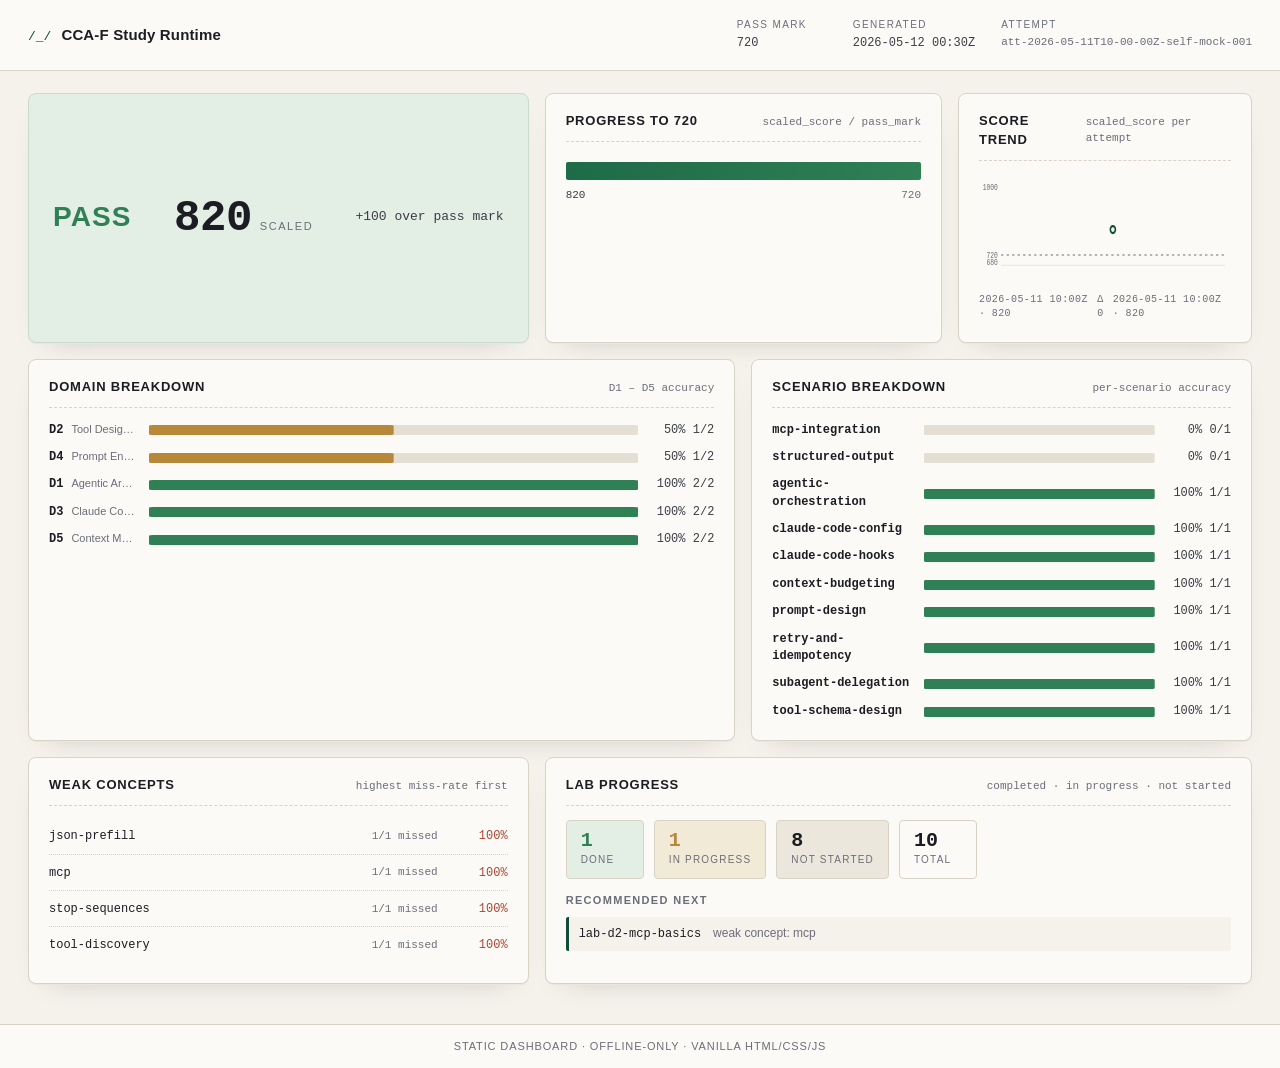
<file: 06-dashboard/static/index.html>
<!DOCTYPE html>
<html lang="en">
<head>
  <meta charset="UTF-8" />
  <meta name="viewport" content="width=device-width, initial-scale=1" />
  <title>CCA-F Study Dashboard</title>
  <link rel="stylesheet" href="style.css" />
</head>
<body>
  <header class="topbar" role="banner">
    <div class="topbar__brand">
      <span class="brand__mark" aria-hidden="true">/_/</span>
      <span class="brand__name">CCA-F Study Runtime</span>
    </div>
    <dl class="topbar__meta" aria-label="dashboard metadata">
      <div class="meta-item">
        <dt>pass mark</dt>
        <dd id="meta-pass-mark">720</dd>
      </div>
      <div class="meta-item">
        <dt>generated</dt>
        <dd id="meta-generated-at">&mdash;</dd>
      </div>
      <div class="meta-item meta-item--muted">
        <dt>attempt</dt>
        <dd id="meta-attempt-id">&mdash;</dd>
      </div>
    </dl>
  </header>

  <main class="grid" id="dashboard-root">
    <section id="pass-banner" class="card card--banner banner banner--unknown" aria-label="pass status">
      <div class="banner__body">
        <p class="banner__verdict">&mdash;</p>
        <p class="banner__score"><span class="banner__score-num">&mdash;</span><span class="banner__score-unit">scaled</span></p>
        <p class="banner__gap">&mdash;</p>
      </div>
    </section>

    <section id="pass-progress" class="card card--progress" aria-label="progress toward 720">
      <header class="card__head">
        <h2>Progress to 720</h2>
        <span class="card__hint">scaled_score / pass_mark</span>
      </header>
      <div class="progress">
        <div class="progress__track">
          <div class="progress__fill" style="width:0%"></div>
          <div class="progress__threshold" style="left:100%" aria-hidden="true"></div>
        </div>
        <div class="progress__labels">
          <span class="progress__current">0</span>
          <span class="progress__target">720</span>
        </div>
      </div>
    </section>

    <section id="score-trend" class="card card--trend" aria-label="score trend over time">
      <header class="card__head">
        <h2>Score trend</h2>
        <span class="card__hint">scaled_score per attempt</span>
      </header>
      <div class="trend">
        <p class="empty empty--hidden">no attempts yet</p>
      </div>
    </section>

    <section id="domain-breakdown" class="card card--domains" aria-label="domain breakdown">
      <header class="card__head">
        <h2>Domain breakdown</h2>
        <span class="card__hint">D1 &ndash; D5 accuracy</span>
      </header>
      <ul class="bars"></ul>
    </section>

    <section id="scenario-breakdown" class="card card--scenarios" aria-label="scenario breakdown">
      <header class="card__head">
        <h2>Scenario breakdown</h2>
        <span class="card__hint">per-scenario accuracy</span>
      </header>
      <ul class="bars bars--scenario"></ul>
    </section>

    <section id="weak-concepts" class="card card--weak" aria-label="weak concepts">
      <header class="card__head">
        <h2>Weak concepts</h2>
        <span class="card__hint">highest miss-rate first</span>
      </header>
      <ul class="weak"></ul>
    </section>

    <section id="lab-progress" class="card card--labs" aria-label="lab progress">
      <header class="card__head">
        <h2>Lab progress</h2>
        <span class="card__hint">completed &middot; in&nbsp;progress &middot; not&nbsp;started</span>
      </header>
      <div class="labs__counts">
        <div class="lab-pill lab-pill--done"><span class="lab-pill__num" data-key="completed">0</span><span class="lab-pill__lbl">done</span></div>
        <div class="lab-pill lab-pill--wip"><span class="lab-pill__num" data-key="in_progress">0</span><span class="lab-pill__lbl">in progress</span></div>
        <div class="lab-pill lab-pill--todo"><span class="lab-pill__num" data-key="not_started">0</span><span class="lab-pill__lbl">not started</span></div>
        <div class="lab-pill lab-pill--total"><span class="lab-pill__num" data-key="total_labs">0</span><span class="lab-pill__lbl">total</span></div>
      </div>
      <div class="labs__recommended">
        <h3 class="labs__subhead">Recommended next</h3>
        <ul class="labs__list"></ul>
      </div>
    </section>
  </main>

  <footer class="footnote" role="contentinfo">
    <p>Static dashboard &middot; offline-only &middot; vanilla HTML/CSS/JS</p>
  </footer>

  <script src="app.js"></script>
</body>
</html>
</file>
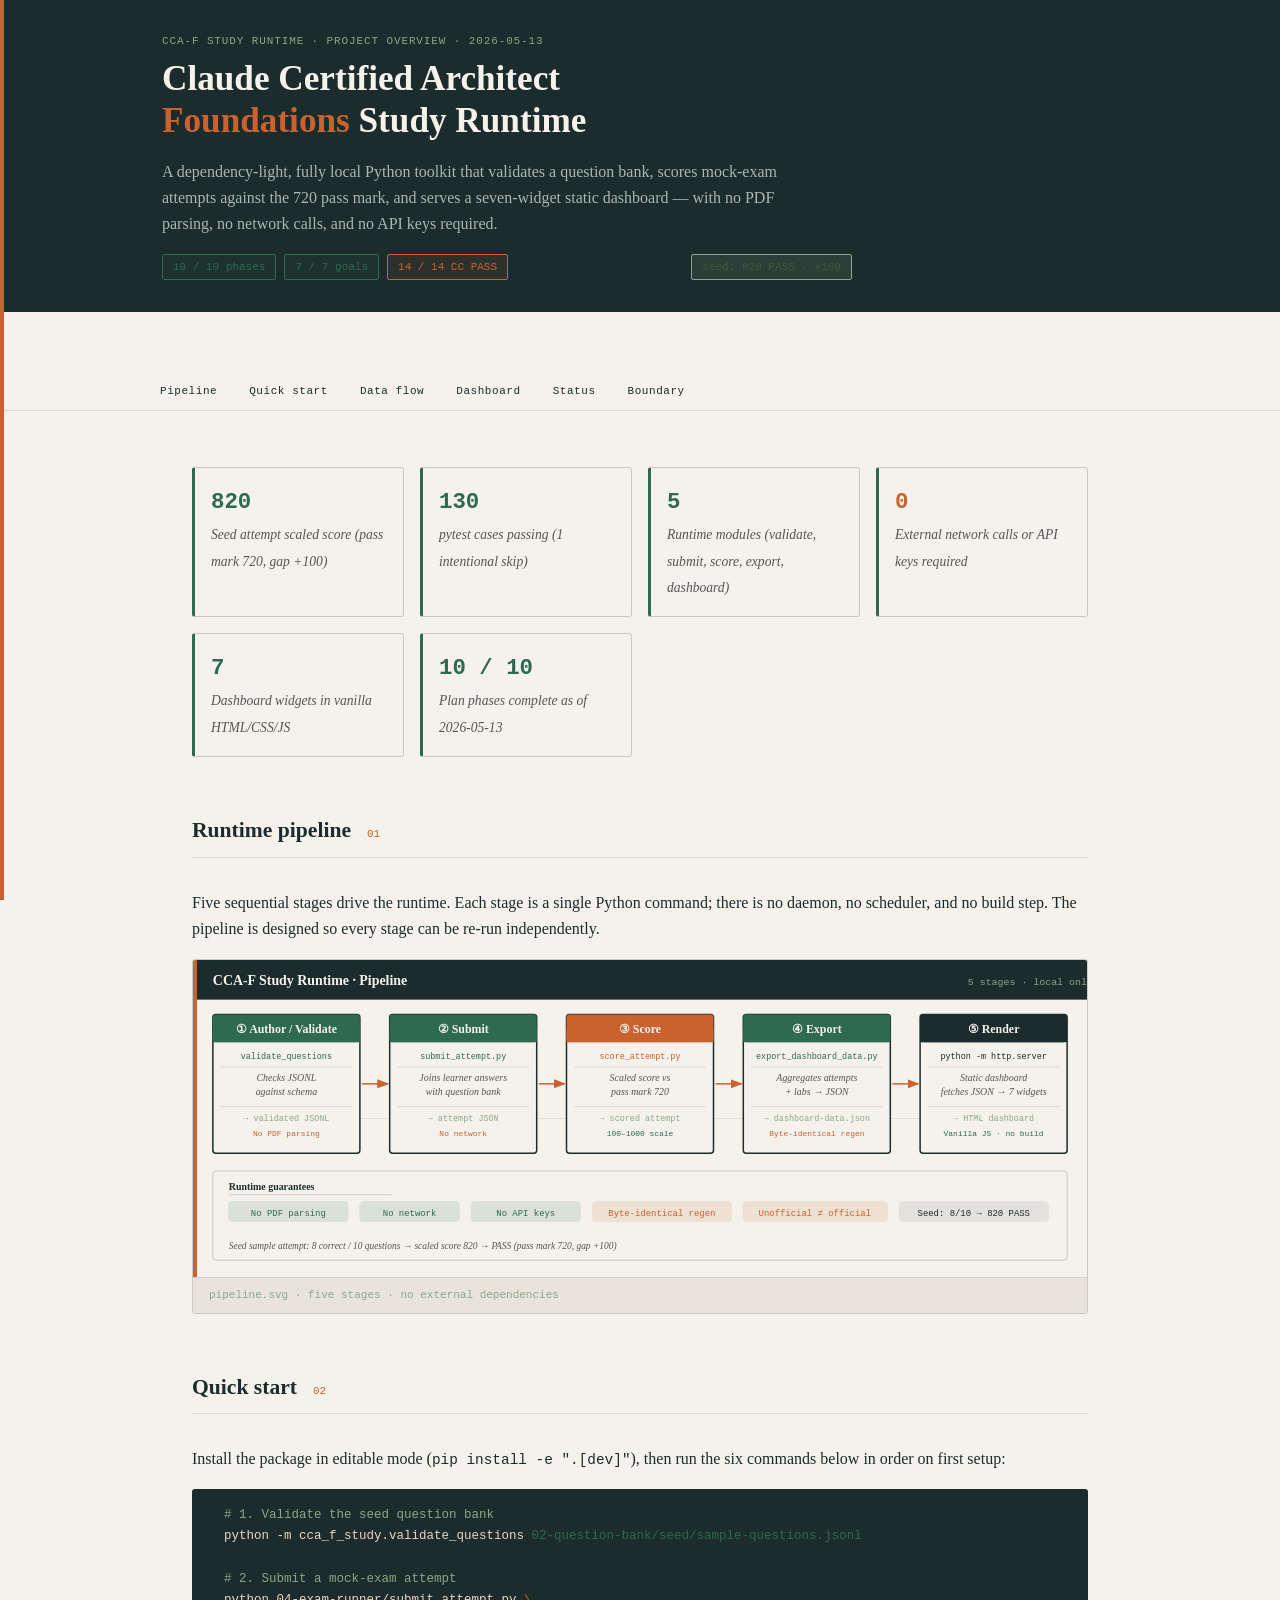
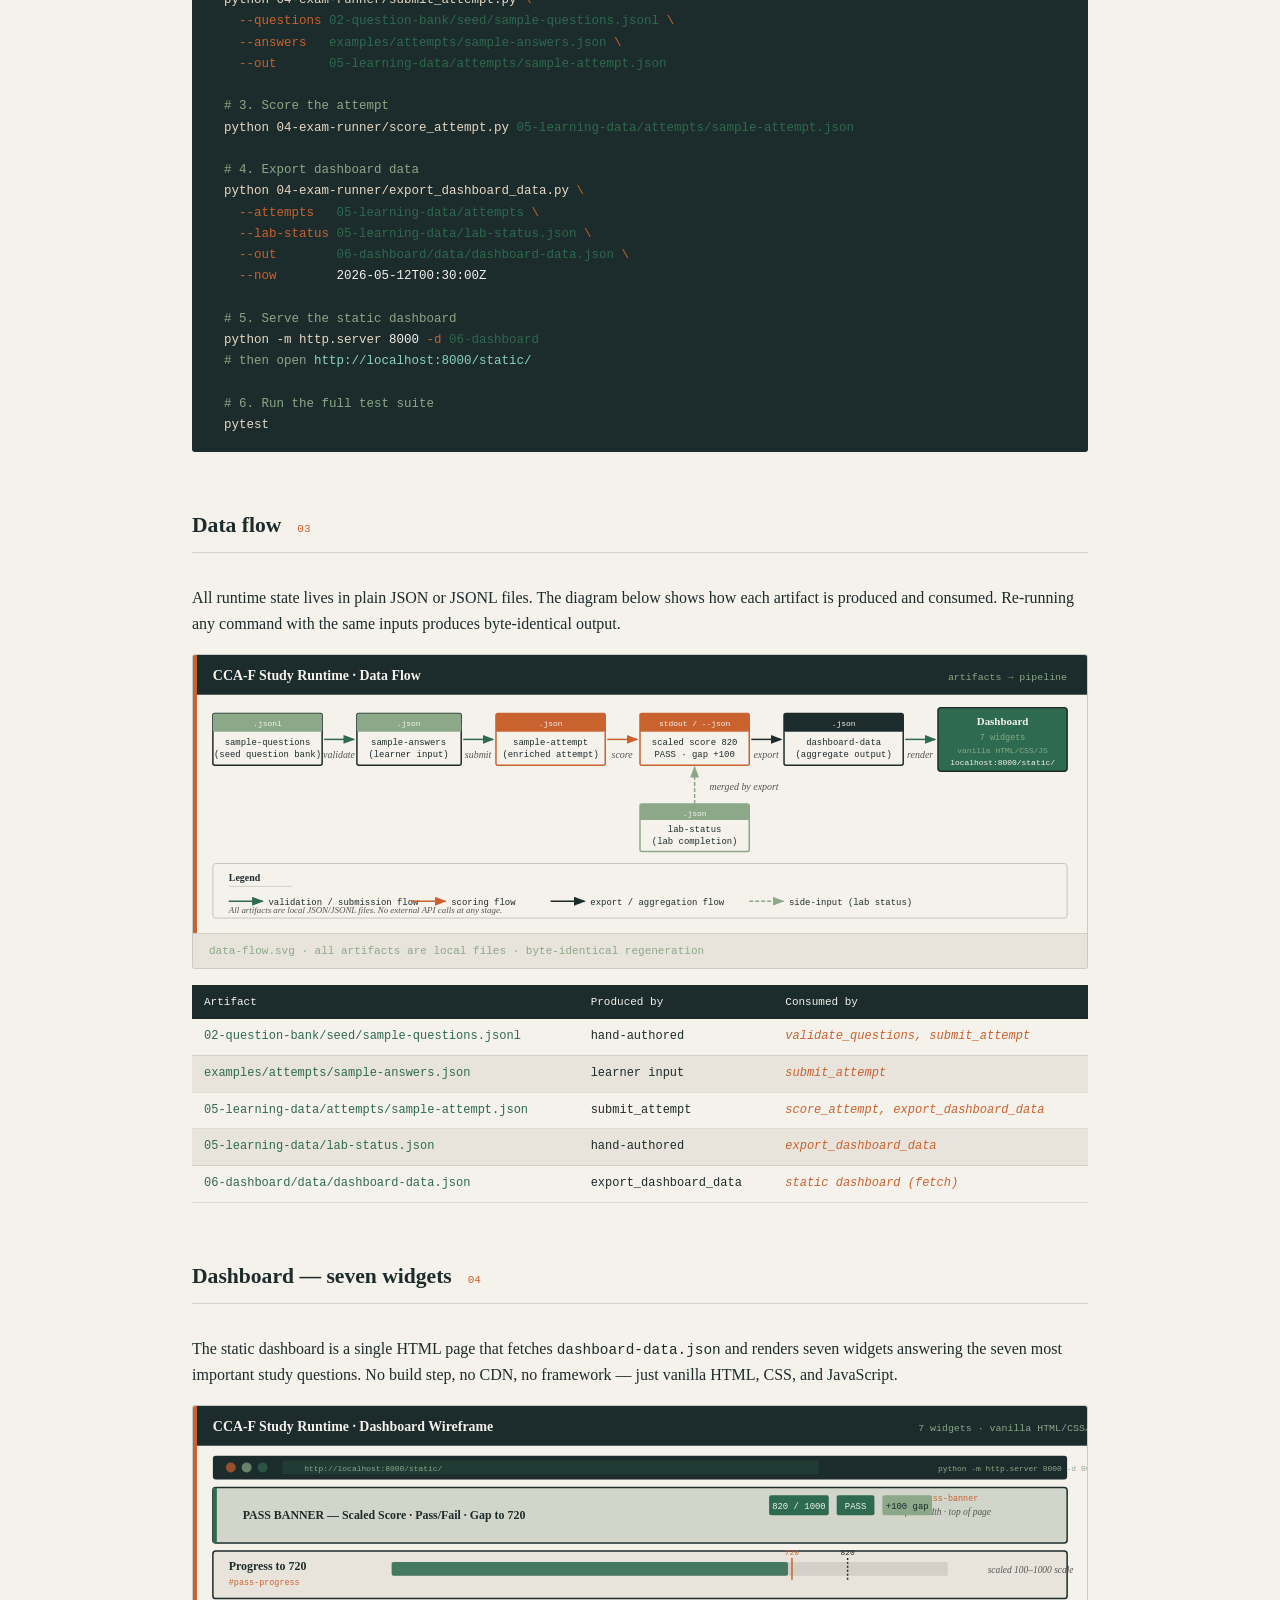
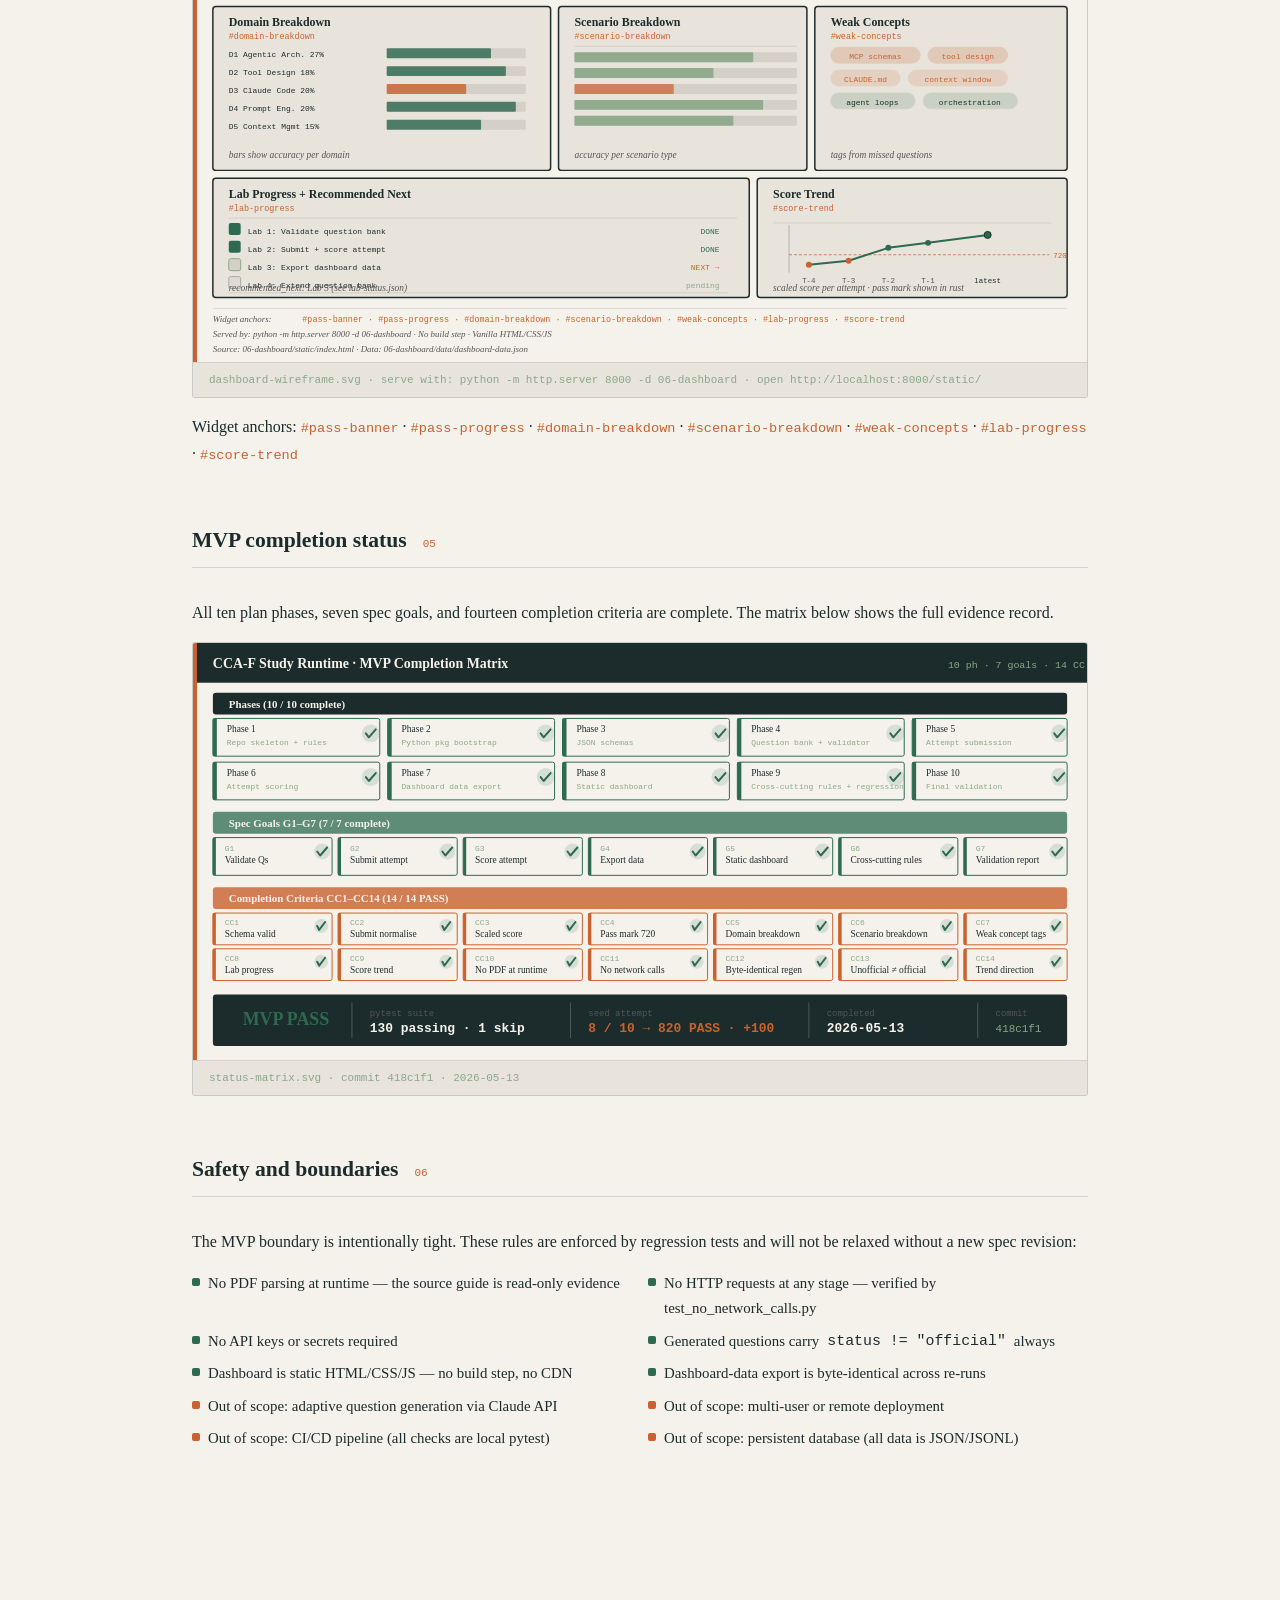
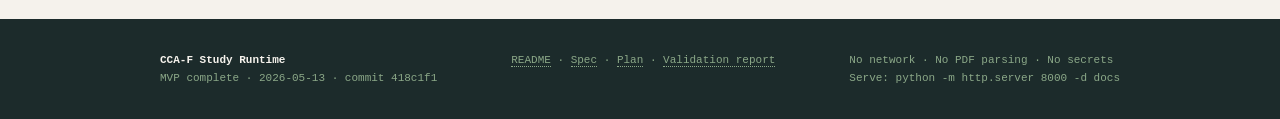
<file: docs/overview.html>
<!DOCTYPE html>
<html lang="en">
<head>
  <meta charset="UTF-8">
  <meta name="viewport" content="width=device-width, initial-scale=1.0">
  <meta name="description" content="CCA-F Study Runtime — a dependency-light local toolkit for the Claude Certified Architect Foundations exam. Validates questions, scores attempts, exports dashboard data, and serves a seven-widget static dashboard with no PDF parsing, no network calls, and no API keys.">
  <title>CCA-F Study Runtime — Project Overview</title>
  <style>
    /* ── Design tokens ── */
    :root {
      --parchment: #F5F2EC;
      --ink:       #1C2B2B;
      --forest:    #2D6A4F;
      --rust:      #C9622F;
      --sage:      #8BA888;
      --mid:       #E8E4DC;
      --gap-xs:    8px;
      --gap-s:     16px;
      --gap-m:     32px;
      --gap-l:     56px;
      --radius:    3px;
      --mono:      'Courier New', 'Courier', monospace;
      --serif:     'Georgia', 'Times New Roman', serif;
    }

    /* ── Reset ── */
    *, *::before, *::after { box-sizing: border-box; margin: 0; padding: 0; }

    html { scroll-behavior: smooth; }

    body {
      background: var(--parchment);
      color: var(--ink);
      font-family: var(--serif);
      font-size: 16px;
      line-height: 1.65;
    }

    /* ── Accent rule ── */
    body::before {
      content: '';
      position: fixed;
      top: 0; left: 0;
      width: 4px; height: 100vh;
      background: var(--rust);
      z-index: 100;
    }

    /* ── Layout ── */
    .container {
      max-width: 960px;
      margin: 0 auto;
      padding: 0 var(--gap-m) var(--gap-l);
    }

    /* ── Header ── */
    header {
      background: var(--ink);
      color: var(--parchment);
      padding: var(--gap-m) var(--gap-m) var(--gap-m) calc(var(--gap-m) + 4px);
      margin-bottom: var(--gap-l);
    }

    header .inner {
      max-width: 960px;
      margin: 0 auto;
    }

    header .eyebrow {
      font-family: var(--mono);
      font-size: 11px;
      color: var(--sage);
      letter-spacing: 0.08em;
      text-transform: uppercase;
      margin-bottom: var(--gap-xs);
    }

    header h1 {
      font-size: 2.2rem;
      font-weight: bold;
      line-height: 1.2;
      margin-bottom: var(--gap-s);
    }

    header h1 span { color: var(--rust); }

    header p {
      font-size: 1rem;
      color: #A8B8B4;
      max-width: 640px;
    }

    /* ── Status row ── */
    .status-row {
      display: flex;
      flex-wrap: wrap;
      gap: var(--gap-xs);
      margin-top: var(--gap-s);
    }

    .badge {
      display: inline-block;
      font-family: var(--mono);
      font-size: 11px;
      padding: 3px 10px;
      border-radius: 2px;
      border: 1px solid;
    }

    .badge-green  { background: rgba(45,106,79,0.1);  border-color: var(--forest); color: var(--forest); }
    .badge-rust   { background: rgba(201,98,47,0.1);  border-color: var(--rust);   color: var(--rust);   }
    .badge-ink    { background: rgba(28,43,43,0.08);  border-color: var(--ink);    color: var(--ink);    }
    .badge-sage   { background: rgba(138,168,136,0.15); border-color: var(--sage); color: #3D5C3B;       }

    /* ── Section headings ── */
    section { margin-bottom: var(--gap-l); }

    .section-header {
      display: flex;
      align-items: baseline;
      gap: var(--gap-s);
      margin-bottom: var(--gap-m);
      padding-bottom: var(--gap-xs);
      border-bottom: 1px solid rgba(28,43,43,0.15);
    }

    .section-header h2 {
      font-size: 1.35rem;
      font-weight: bold;
    }

    .section-header .rule-num {
      font-family: var(--mono);
      font-size: 11px;
      color: var(--rust);
    }

    /* ── SVG frames ── */
    .svg-frame {
      border: 1.5px solid rgba(28,43,43,0.2);
      border-radius: var(--radius);
      overflow: hidden;
      margin-bottom: var(--gap-s);
      background: var(--parchment);
    }

    .svg-frame img,
    .svg-frame object {
      display: block;
      width: 100%;
      height: auto;
    }

    .svg-caption {
      font-family: var(--mono);
      font-size: 11px;
      color: var(--sage);
      padding: var(--gap-xs) var(--gap-s);
      border-top: 1px solid rgba(28,43,43,0.1);
      background: var(--mid);
    }

    /* ── Prose ── */
    p { margin-bottom: var(--gap-s); }

    /* ── Command block ── */
    .cmd-block {
      background: var(--ink);
      border-radius: var(--radius);
      padding: var(--gap-s) var(--gap-m);
      margin: var(--gap-s) 0;
      overflow-x: auto;
    }

    .cmd-block pre {
      font-family: var(--mono);
      font-size: 12.5px;
      line-height: 1.7;
      color: var(--parchment);
      white-space: pre;
    }

    .cmd-block .comment { color: var(--sage); }
    .cmd-block .cmd     { color: #E8D8C4; }
    .cmd-block .flag    { color: var(--rust); }
    .cmd-block .path    { color: var(--forest); }
    .cmd-block .url     { color: #8BD4C0; }

    /* ── Fact grid ── */
    .fact-grid {
      display: grid;
      grid-template-columns: repeat(auto-fill, minmax(200px, 1fr));
      gap: var(--gap-s);
      margin: var(--gap-s) 0;
    }

    .fact-card {
      border: 1px solid rgba(28,43,43,0.2);
      border-radius: var(--radius);
      padding: var(--gap-s);
      border-left: 3px solid var(--forest);
    }

    .fact-card .fact-val {
      font-family: var(--mono);
      font-size: 1.4rem;
      font-weight: bold;
      color: var(--forest);
      display: block;
    }

    .fact-card .fact-rust { color: var(--rust); }

    .fact-card .fact-lbl {
      font-size: 0.85rem;
      color: #555;
      font-style: italic;
    }

    /* ── Boundary list ── */
    .boundary-list {
      list-style: none;
      display: grid;
      grid-template-columns: 1fr 1fr;
      gap: var(--gap-xs) var(--gap-s);
    }

    .boundary-list li {
      display: flex;
      align-items: flex-start;
      gap: var(--gap-xs);
      font-size: 0.93rem;
    }

    .boundary-list li::before {
      content: '';
      display: inline-block;
      width: 8px;
      height: 8px;
      border-radius: 2px;
      background: var(--forest);
      margin-top: 7px;
      flex-shrink: 0;
    }

    .boundary-list li.off::before { background: var(--rust); }

    /* ── Table ── */
    table {
      width: 100%;
      border-collapse: collapse;
      font-size: 0.9rem;
      margin: var(--gap-s) 0;
    }

    th {
      background: var(--ink);
      color: var(--parchment);
      font-family: var(--mono);
      font-size: 11px;
      text-align: left;
      padding: 8px 12px;
      font-weight: normal;
    }

    td {
      padding: 8px 12px;
      border-bottom: 1px solid rgba(28,43,43,0.1);
      font-family: var(--mono);
      font-size: 12px;
    }

    tr:nth-child(even) td { background: var(--mid); }

    td.path-cell { color: var(--forest); }
    td.prod-cell { color: var(--rust);   font-style: italic; }

    /* ── Footer ── */
    footer {
      background: var(--ink);
      color: var(--sage);
      font-family: var(--mono);
      font-size: 11px;
      padding: var(--gap-m) calc(var(--gap-m) + 4px);
      margin-top: var(--gap-l);
    }

    footer .inner {
      max-width: 960px;
      margin: 0 auto;
      display: flex;
      justify-content: space-between;
      flex-wrap: wrap;
      gap: var(--gap-s);
    }

    footer a { color: var(--sage); text-decoration: none; border-bottom: 1px dotted var(--sage); }
    footer a:hover { color: var(--parchment); }

    /* ── Nav ── */
    nav {
      position: sticky;
      top: 0;
      background: rgba(245,242,236,0.95);
      border-bottom: 1px solid rgba(28,43,43,0.15);
      backdrop-filter: blur(4px);
      z-index: 50;
      padding: var(--gap-xs) calc(var(--gap-m) + 4px);
    }

    nav ul {
      list-style: none;
      display: flex;
      gap: var(--gap-m);
      max-width: 960px;
      margin: 0 auto;
    }

    nav a {
      font-family: var(--mono);
      font-size: 11px;
      color: var(--ink);
      text-decoration: none;
      letter-spacing: 0.05em;
    }

    nav a:hover { color: var(--rust); }

    @media (max-width: 640px) {
      .boundary-list { grid-template-columns: 1fr; }
      nav ul { gap: var(--gap-s); flex-wrap: wrap; }
      header h1 { font-size: 1.6rem; }
    }
  </style>
</head>
<body>

<header>
  <div class="inner">
    <div class="eyebrow">CCA-F Study Runtime · Project Overview · 2026-05-13</div>
    <h1>Claude Certified Architect<br><span>Foundations</span> Study Runtime</h1>
    <p>A dependency-light, fully local Python toolkit that validates a question bank, scores mock-exam attempts against the 720 pass mark, and serves a seven-widget static dashboard — with no PDF parsing, no network calls, and no API keys required.</p>
    <div class="status-row">
      <span class="badge badge-green">10 / 10 phases</span>
      <span class="badge badge-green">7 / 7 goals</span>
      <span class="badge badge-rust">14 / 14 CC PASS</span>
      <span class="badge badge-ink">130 tests · 0 failures</span>
      <span class="badge badge-sage">seed: 820 PASS · +100</span>
    </div>
  </div>
</header>

<nav>
  <ul>
    <li><a href="#pipeline">Pipeline</a></li>
    <li><a href="#quickstart">Quick start</a></li>
    <li><a href="#dataflow">Data flow</a></li>
    <li><a href="#dashboard">Dashboard</a></li>
    <li><a href="#status">Status</a></li>
    <li><a href="#boundary">Boundary</a></li>
  </ul>
</nav>

<div class="container">

  <!-- ── KEY FACTS ── -->
  <section style="margin-top:var(--gap-l)">
    <div class="fact-grid">
      <div class="fact-card">
        <span class="fact-val">820</span>
        <span class="fact-lbl">Seed attempt scaled score (pass mark 720, gap +100)</span>
      </div>
      <div class="fact-card">
        <span class="fact-val">130</span>
        <span class="fact-lbl">pytest cases passing (1 intentional skip)</span>
      </div>
      <div class="fact-card">
        <span class="fact-val">5</span>
        <span class="fact-lbl">Runtime modules (validate, submit, score, export, dashboard)</span>
      </div>
      <div class="fact-card">
        <span class="fact-val fact-rust">0</span>
        <span class="fact-lbl">External network calls or API keys required</span>
      </div>
      <div class="fact-card">
        <span class="fact-val">7</span>
        <span class="fact-lbl">Dashboard widgets in vanilla HTML/CSS/JS</span>
      </div>
      <div class="fact-card">
        <span class="fact-val">10 / 10</span>
        <span class="fact-lbl">Plan phases complete as of 2026-05-13</span>
      </div>
    </div>
  </section>

  <!-- ── PIPELINE ── -->
  <section id="pipeline">
    <div class="section-header">
      <h2>Runtime pipeline</h2>
      <span class="rule-num">01</span>
    </div>
    <p>Five sequential stages drive the runtime. Each stage is a single Python command; there is no daemon, no scheduler, and no build step. The pipeline is designed so every stage can be re-run independently.</p>
    <div class="svg-frame">
      <img src="assets/pipeline.svg" alt="Five-stage runtime pipeline diagram: validate questions, submit attempt, score attempt, export dashboard data, render static dashboard — with CLI commands and produced artifacts labelled for each stage.">
      <div class="svg-caption">pipeline.svg · five stages · no external dependencies</div>
    </div>
  </section>

  <!-- ── QUICK START ── -->
  <section id="quickstart">
    <div class="section-header">
      <h2>Quick start</h2>
      <span class="rule-num">02</span>
    </div>
    <p>Install the package in editable mode (<code style="font-family:var(--mono);font-size:0.9em">pip install -e ".[dev]"</code>), then run the six commands below in order on first setup:</p>
    <div class="cmd-block">
      <pre><span class="comment"># 1. Validate the seed question bank</span>
<span class="cmd">python -m cca_f_study.validate_questions</span> <span class="path">02-question-bank/seed/sample-questions.jsonl</span>

<span class="comment"># 2. Submit a mock-exam attempt</span>
<span class="cmd">python 04-exam-runner/submit_attempt.py</span> <span class="flag">\
  --questions</span> <span class="path">02-question-bank/seed/sample-questions.jsonl</span> <span class="flag">\
  --answers</span>   <span class="path">examples/attempts/sample-answers.json</span> <span class="flag">\
  --out</span>       <span class="path">05-learning-data/attempts/sample-attempt.json</span>

<span class="comment"># 3. Score the attempt</span>
<span class="cmd">python 04-exam-runner/score_attempt.py</span> <span class="path">05-learning-data/attempts/sample-attempt.json</span>

<span class="comment"># 4. Export dashboard data</span>
<span class="cmd">python 04-exam-runner/export_dashboard_data.py</span> <span class="flag">\
  --attempts</span>   <span class="path">05-learning-data/attempts</span> <span class="flag">\
  --lab-status</span> <span class="path">05-learning-data/lab-status.json</span> <span class="flag">\
  --out</span>        <span class="path">06-dashboard/data/dashboard-data.json</span> <span class="flag">\
  --now</span>        2026-05-12T00:30:00Z

<span class="comment"># 5. Serve the static dashboard</span>
<span class="cmd">python -m http.server</span> 8000 <span class="flag">-d</span> <span class="path">06-dashboard</span>
<span class="comment"># then open</span> <span class="url">http://localhost:8000/static/</span>

<span class="comment"># 6. Run the full test suite</span>
<span class="cmd">pytest</span></pre>
    </div>
  </section>

  <!-- ── DATA FLOW ── -->
  <section id="dataflow">
    <div class="section-header">
      <h2>Data flow</h2>
      <span class="rule-num">03</span>
    </div>
    <p>All runtime state lives in plain JSON or JSONL files. The diagram below shows how each artifact is produced and consumed. Re-running any command with the same inputs produces byte-identical output.</p>
    <div class="svg-frame">
      <img src="assets/data-flow.svg" alt="Artifact chain showing sample-questions.jsonl being validated, joined with sample-answers.json by submit_attempt to create sample-attempt.json, scored by score_attempt, then aggregated with lab-status.json by export_dashboard_data to produce dashboard-data.json, which the static dashboard renders.">
      <div class="svg-caption">data-flow.svg · all artifacts are local files · byte-identical regeneration</div>
    </div>

    <table>
      <thead>
        <tr>
          <th>Artifact</th>
          <th>Produced by</th>
          <th>Consumed by</th>
        </tr>
      </thead>
      <tbody>
        <tr>
          <td class="path-cell">02-question-bank/seed/sample-questions.jsonl</td>
          <td>hand-authored</td>
          <td class="prod-cell">validate_questions, submit_attempt</td>
        </tr>
        <tr>
          <td class="path-cell">examples/attempts/sample-answers.json</td>
          <td>learner input</td>
          <td class="prod-cell">submit_attempt</td>
        </tr>
        <tr>
          <td class="path-cell">05-learning-data/attempts/sample-attempt.json</td>
          <td>submit_attempt</td>
          <td class="prod-cell">score_attempt, export_dashboard_data</td>
        </tr>
        <tr>
          <td class="path-cell">05-learning-data/lab-status.json</td>
          <td>hand-authored</td>
          <td class="prod-cell">export_dashboard_data</td>
        </tr>
        <tr>
          <td class="path-cell">06-dashboard/data/dashboard-data.json</td>
          <td>export_dashboard_data</td>
          <td class="prod-cell">static dashboard (fetch)</td>
        </tr>
      </tbody>
    </table>
  </section>

  <!-- ── DASHBOARD ── -->
  <section id="dashboard">
    <div class="section-header">
      <h2>Dashboard — seven widgets</h2>
      <span class="rule-num">04</span>
    </div>
    <p>The static dashboard is a single HTML page that fetches <code style="font-family:var(--mono);font-size:0.9em">dashboard-data.json</code> and renders seven widgets answering the seven most important study questions. No build step, no CDN, no framework — just vanilla HTML, CSS, and JavaScript.</p>
    <div class="svg-frame">
      <img src="assets/dashboard-wireframe.svg" alt="Schematic wireframe of the seven-widget dashboard: pass/fail banner with scaled score and gap, 720 progress bar, domain breakdown bars for D1–D5, scenario breakdown, weak concept tag cloud, lab progress with recommended-next lab, and score trend sparkline across attempts.">
      <div class="svg-caption">dashboard-wireframe.svg · serve with: python -m http.server 8000 -d 06-dashboard · open http://localhost:8000/static/</div>
    </div>
    <p>Widget anchors: <code style="font-family:var(--mono);font-size:0.85em;color:var(--rust)">#pass-banner</code> · <code style="font-family:var(--mono);font-size:0.85em;color:var(--rust)">#pass-progress</code> · <code style="font-family:var(--mono);font-size:0.85em;color:var(--rust)">#domain-breakdown</code> · <code style="font-family:var(--mono);font-size:0.85em;color:var(--rust)">#scenario-breakdown</code> · <code style="font-family:var(--mono);font-size:0.85em;color:var(--rust)">#weak-concepts</code> · <code style="font-family:var(--mono);font-size:0.85em;color:var(--rust)">#lab-progress</code> · <code style="font-family:var(--mono);font-size:0.85em;color:var(--rust)">#score-trend</code></p>
  </section>

  <!-- ── STATUS ── -->
  <section id="status">
    <div class="section-header">
      <h2>MVP completion status</h2>
      <span class="rule-num">05</span>
    </div>
    <p>All ten plan phases, seven spec goals, and fourteen completion criteria are complete. The matrix below shows the full evidence record.</p>
    <div class="svg-frame">
      <img src="assets/status-matrix.svg" alt="Completion matrix grid with all 10 phases, 7 goals, and 14 completion criteria marked complete with green tick marks, and a footer showing MVP PASS, 130 tests passing, seed score 820, dated 2026-05-13.">
      <div class="svg-caption">status-matrix.svg · commit 418c1f1 · 2026-05-13</div>
    </div>
  </section>

  <!-- ── BOUNDARY ── -->
  <section id="boundary">
    <div class="section-header">
      <h2>Safety and boundaries</h2>
      <span class="rule-num">06</span>
    </div>
    <p>The MVP boundary is intentionally tight. These rules are enforced by regression tests and will not be relaxed without a new spec revision:</p>
    <ul class="boundary-list">
      <li>No PDF parsing at runtime — the source guide is read-only evidence</li>
      <li>No HTTP requests at any stage — verified by test_no_network_calls.py</li>
      <li>No API keys or secrets required</li>
      <li>Generated questions carry <code style="font-family:var(--mono)">status != "official"</code> always</li>
      <li>Dashboard is static HTML/CSS/JS — no build step, no CDN</li>
      <li>Dashboard-data export is byte-identical across re-runs</li>
      <li class="off">Out of scope: adaptive question generation via Claude API</li>
      <li class="off">Out of scope: multi-user or remote deployment</li>
      <li class="off">Out of scope: CI/CD pipeline (all checks are local pytest)</li>
      <li class="off">Out of scope: persistent database (all data is JSON/JSONL)</li>
    </ul>
  </section>

</div><!-- /container -->

<footer>
  <div class="inner">
    <div>
      <strong style="color:var(--parchment)">CCA-F Study Runtime</strong><br>
      MVP complete · 2026-05-13 · commit 418c1f1
    </div>
    <div>
      <a href="../README.md">README</a> ·
      <a href="specs/2026-05-cca-f-study-runtime-mvp.md">Spec</a> ·
      <a href="plans/2026-05-cca-f-study-runtime-mvp-plan.md">Plan</a> ·
      <a href="reviews/2026-05-cca-f-study-runtime-mvp-final-validation.md">Validation report</a>
    </div>
    <div>
      No network · No PDF parsing · No secrets<br>
      Serve: <code>python -m http.server 8000 -d docs</code>
    </div>
  </div>
</footer>

</body>
</html>
</file>
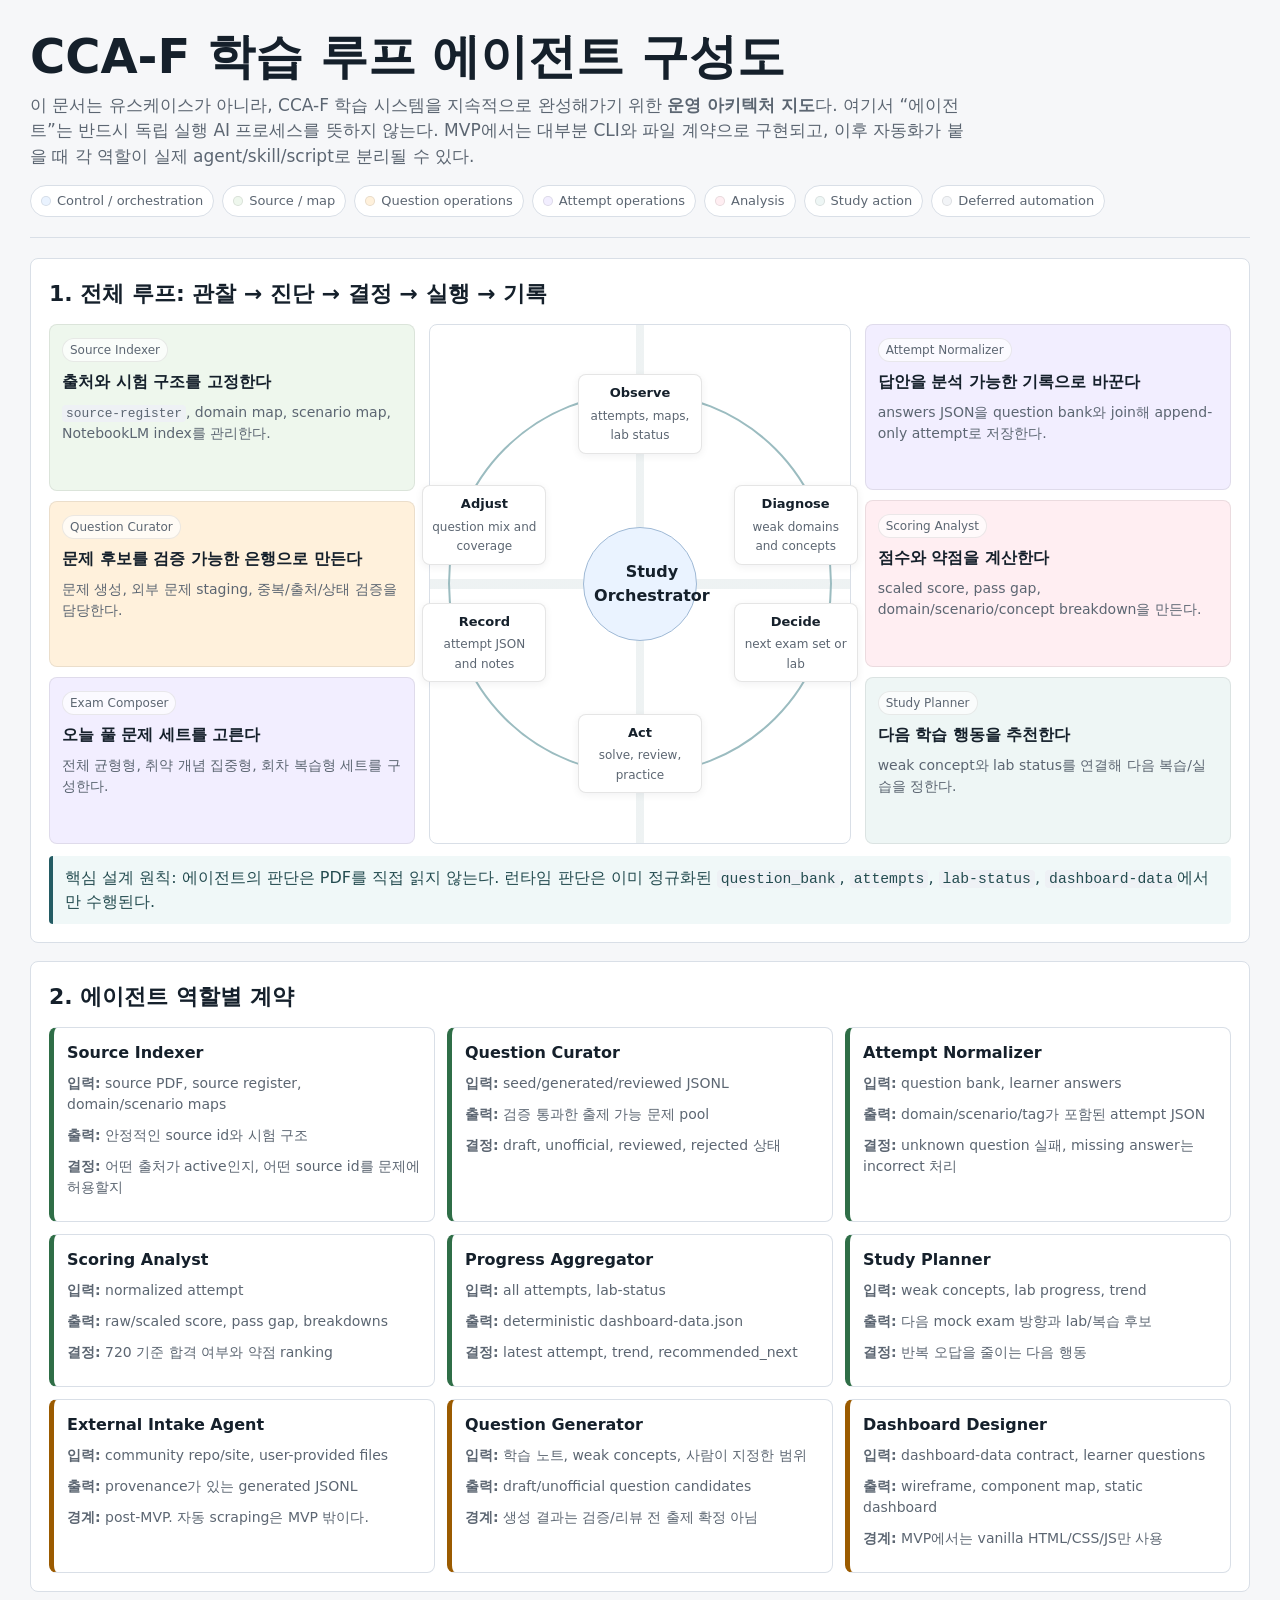
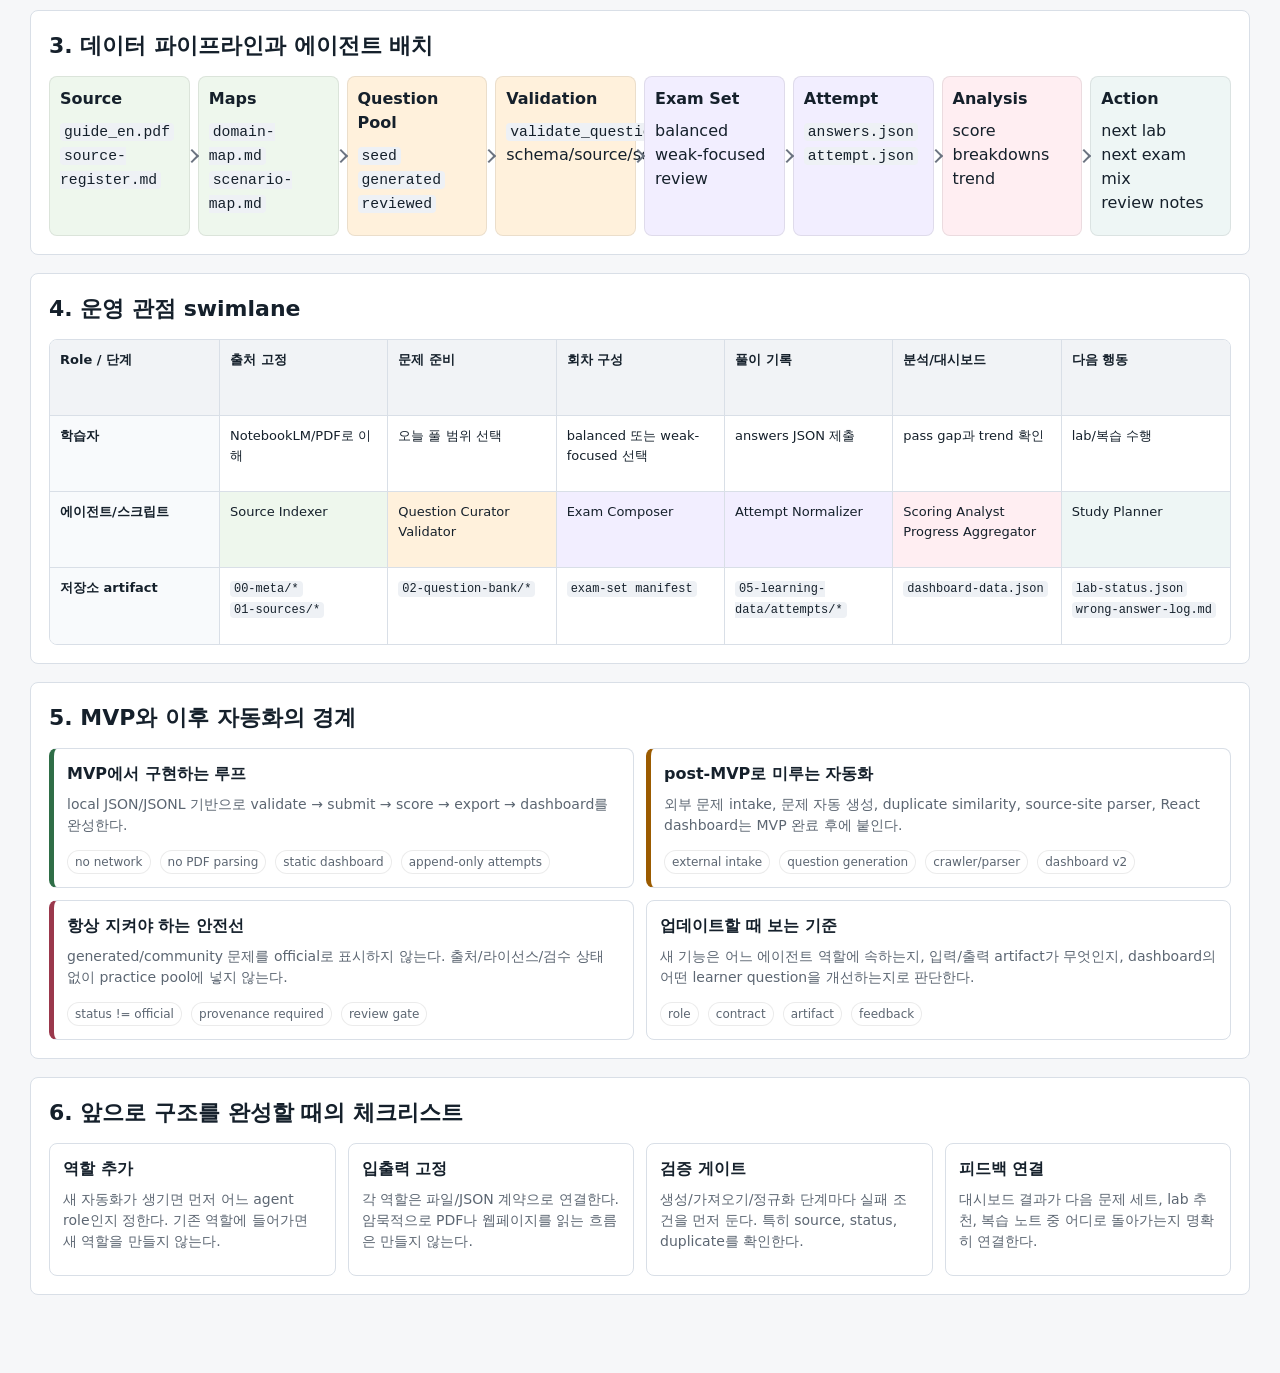
<file: docs/use-cases/cca-f-study-agent-loop.html>
<!doctype html>
<html lang="ko">
<head>
  <meta charset="utf-8">
  <meta name="viewport" content="width=device-width, initial-scale=1">
  <title>CCA-F Study Agent Loop Architecture</title>
  <style>
    :root {
      --ink: #15202b;
      --muted: #5c6672;
      --line: #d9dfe7;
      --paper: #f6f7f9;
      --panel: #ffffff;
      --control: #eaf3ff;
      --source: #eef7ed;
      --question: #fff1dc;
      --attempt: #f2eeff;
      --analysis: #ffeef2;
      --action: #eef6f5;
      --future: #f2f4f7;
      --accent: #245c64;
      --orange: #9b5b00;
      --green: #2f6e47;
      --red: #9a384c;
      --radius: 8px;
    }

    * { box-sizing: border-box; }

    body {
      margin: 0;
      background: var(--paper);
      color: var(--ink);
      font-family: ui-sans-serif, system-ui, -apple-system, BlinkMacSystemFont, "Segoe UI", sans-serif;
      line-height: 1.5;
    }

    main {
      width: min(1220px, calc(100% - 32px));
      margin: 0 auto;
      padding: 30px 0 60px;
    }

    header {
      padding: 0 0 20px;
      margin-bottom: 20px;
      border-bottom: 1px solid var(--line);
    }

    h1 {
      margin: 0 0 10px;
      font-size: clamp(28px, 4vw, 48px);
      line-height: 1.1;
      letter-spacing: 0;
    }

    h2 {
      margin: 0 0 14px;
      font-size: 22px;
      letter-spacing: 0;
    }

    h3 {
      margin: 0 0 8px;
      font-size: 16px;
      letter-spacing: 0;
    }

    p { margin: 0 0 10px; }

    code {
      font-family: ui-monospace, SFMono-Regular, Menlo, Monaco, Consolas, monospace;
      background: #eef1f5;
      border-radius: 4px;
      padding: 1px 4px;
      font-size: 0.92em;
    }

    .lede {
      max-width: 940px;
      color: var(--muted);
      font-size: 17px;
    }

    .section {
      margin: 18px 0;
      padding: 18px;
      border: 1px solid var(--line);
      border-radius: var(--radius);
      background: var(--panel);
    }

    .legend {
      display: flex;
      flex-wrap: wrap;
      gap: 8px;
      margin-top: 16px;
    }

    .chip {
      display: inline-flex;
      align-items: center;
      gap: 6px;
      padding: 5px 10px;
      border: 1px solid var(--line);
      border-radius: 999px;
      background: #fff;
      color: var(--muted);
      font-size: 13px;
      white-space: nowrap;
    }

    .dot {
      width: 10px;
      height: 10px;
      border-radius: 999px;
      display: inline-block;
      border: 1px solid rgba(0, 0, 0, 0.09);
    }

    .control { background: var(--control); }
    .source { background: var(--source); }
    .question { background: var(--question); }
    .attempt { background: var(--attempt); }
    .analysis { background: var(--analysis); }
    .action { background: var(--action); }
    .future { background: var(--future); }

    .loop-shell {
      display: grid;
      grid-template-columns: 1fr 1.15fr 1fr;
      gap: 14px;
      align-items: stretch;
    }

    .agent-column {
      display: grid;
      gap: 10px;
    }

    .agent {
      border: 1px solid rgba(0, 0, 0, 0.08);
      border-radius: var(--radius);
      padding: 12px;
      min-height: 120px;
    }

    .agent .role {
      display: inline-block;
      margin-bottom: 8px;
      padding: 2px 7px;
      border-radius: 999px;
      background: rgba(255, 255, 255, 0.7);
      border: 1px solid rgba(0, 0, 0, 0.08);
      color: var(--muted);
      font-size: 12px;
    }

    .agent p, .artifact p, .contract p, .phase p, .edge p {
      color: var(--muted);
      font-size: 14px;
    }

    .core-loop {
      position: relative;
      min-height: 520px;
      border: 1px solid var(--line);
      border-radius: var(--radius);
      background:
        linear-gradient(90deg, transparent 49%, rgba(36, 92, 100, 0.08) 49%, rgba(36, 92, 100, 0.08) 51%, transparent 51%),
        linear-gradient(180deg, transparent 49%, rgba(36, 92, 100, 0.08) 49%, rgba(36, 92, 100, 0.08) 51%, transparent 51%),
        #fff;
      padding: 18px;
      display: grid;
      place-items: center;
    }

    .orbit {
      width: min(440px, 100%);
      aspect-ratio: 1;
      border: 2px solid #9bbcc0;
      border-radius: 999px;
      position: relative;
    }

    .orbit-center {
      position: absolute;
      inset: 35%;
      display: grid;
      place-items: center;
      text-align: center;
      border-radius: 999px;
      background: var(--control);
      border: 1px solid #9fb9d5;
      padding: 10px;
      font-weight: 700;
    }

    .node {
      position: absolute;
      width: 124px;
      min-height: 74px;
      border: 1px solid rgba(0, 0, 0, 0.1);
      border-radius: var(--radius);
      padding: 8px;
      background: #fff;
      text-align: center;
      font-size: 13px;
      box-shadow: 0 2px 8px rgba(15, 23, 42, 0.06);
    }

    .node b {
      display: block;
      margin-bottom: 3px;
      font-size: 13px;
    }

    .node span {
      color: var(--muted);
      font-size: 12px;
    }

    .n1 { top: -20px; left: calc(50% - 62px); }
    .n2 { top: 24%; right: -28px; }
    .n3 { bottom: 24%; right: -28px; }
    .n4 { bottom: -20px; left: calc(50% - 62px); }
    .n5 { bottom: 24%; left: -28px; }
    .n6 { top: 24%; left: -28px; }

    .grid-2 {
      display: grid;
      grid-template-columns: repeat(2, minmax(0, 1fr));
      gap: 12px;
    }

    .grid-3 {
      display: grid;
      grid-template-columns: repeat(3, minmax(0, 1fr));
      gap: 12px;
    }

    .grid-4 {
      display: grid;
      grid-template-columns: repeat(4, minmax(0, 1fr));
      gap: 12px;
    }

    .artifact, .contract, .phase, .edge {
      border: 1px solid var(--line);
      border-radius: var(--radius);
      background: #fff;
      padding: 13px;
    }

    .pipe {
      display: grid;
      grid-template-columns: repeat(8, minmax(120px, 1fr));
      gap: 8px;
      align-items: stretch;
    }

    .pipe-step {
      position: relative;
      min-height: 112px;
      border: 1px solid rgba(0, 0, 0, 0.08);
      border-radius: var(--radius);
      padding: 10px;
    }

    .pipe-step:not(:last-child)::after {
      content: "";
      position: absolute;
      top: 50%;
      right: -8px;
      width: 8px;
      height: 8px;
      border-top: 2px solid #6b7380;
      border-right: 2px solid #6b7380;
      transform: translateY(-50%) rotate(45deg);
      z-index: 1;
    }

    .swimlane {
      display: grid;
      grid-template-columns: 170px repeat(6, 1fr);
      border: 1px solid var(--line);
      border-radius: var(--radius);
      overflow: hidden;
      background: #fff;
    }

    .swimlane > div {
      min-height: 76px;
      padding: 10px;
      border-right: 1px solid var(--line);
      border-bottom: 1px solid var(--line);
      font-size: 13px;
    }

    .swimlane > div:nth-child(7n) { border-right: 0; }
    .swimlane > div:nth-last-child(-n+7) { border-bottom: 0; }

    .head {
      font-weight: 700;
      background: #f1f3f6;
    }

    .actor {
      font-weight: 700;
      background: #f8fafc;
    }

    .status {
      display: inline-block;
      margin: 4px 4px 0 0;
      padding: 2px 7px;
      border: 1px solid rgba(0, 0, 0, 0.08);
      border-radius: 999px;
      background: rgba(255, 255, 255, 0.75);
      color: var(--muted);
      font-size: 12px;
    }

    .mvp { border-left: 5px solid var(--green); }
    .deferred { border-left: 5px solid var(--orange); }
    .risk { border-left: 5px solid var(--red); }

    .note {
      margin-top: 12px;
      border-left: 4px solid var(--accent);
      border-radius: 4px;
      background: #f0f8f8;
      color: #244c50;
      padding: 10px 12px;
    }

    @media (max-width: 1050px) {
      .loop-shell, .grid-2, .grid-3, .grid-4, .pipe {
        grid-template-columns: 1fr;
      }

      .core-loop {
        min-height: 680px;
      }

      .orbit {
        width: 360px;
      }

      .node {
        width: 118px;
      }

      .swimlane {
        grid-template-columns: 130px 1fr;
      }

      .swimlane > div,
      .swimlane > div:nth-child(7n),
      .swimlane > div:nth-last-child(-n+7) {
        border-right: 1px solid var(--line);
        border-bottom: 1px solid var(--line);
      }

      .head:nth-child(n+3) {
        display: none;
      }

      .pipe-step:not(:last-child)::after {
        top: auto;
        right: 50%;
        bottom: -8px;
        transform: translateX(50%) rotate(135deg);
      }
    }
  </style>
</head>
<body>
<main>
  <header>
    <h1>CCA-F 학습 루프 에이전트 구성도</h1>
    <p class="lede">
      이 문서는 유스케이스가 아니라, CCA-F 학습 시스템을 지속적으로 완성해가기 위한
      <b>운영 아키텍처 지도</b>다. 여기서 “에이전트”는 반드시 독립 실행 AI 프로세스를 뜻하지 않는다.
      MVP에서는 대부분 CLI와 파일 계약으로 구현되고, 이후 자동화가 붙을 때 각 역할이 실제 agent/skill/script로 분리될 수 있다.
    </p>
    <div class="legend">
      <span class="chip"><span class="dot control"></span>Control / orchestration</span>
      <span class="chip"><span class="dot source"></span>Source / map</span>
      <span class="chip"><span class="dot question"></span>Question operations</span>
      <span class="chip"><span class="dot attempt"></span>Attempt operations</span>
      <span class="chip"><span class="dot analysis"></span>Analysis</span>
      <span class="chip"><span class="dot action"></span>Study action</span>
      <span class="chip"><span class="dot future"></span>Deferred automation</span>
    </div>
  </header>

  <section class="section">
    <h2>1. 전체 루프: 관찰 → 진단 → 결정 → 실행 → 기록</h2>
    <div class="loop-shell">
      <div class="agent-column">
        <div class="agent source">
          <span class="role">Source Indexer</span>
          <h3>출처와 시험 구조를 고정한다</h3>
          <p><code>source-register</code>, domain map, scenario map, NotebookLM index를 관리한다.</p>
        </div>
        <div class="agent question">
          <span class="role">Question Curator</span>
          <h3>문제 후보를 검증 가능한 은행으로 만든다</h3>
          <p>문제 생성, 외부 문제 staging, 중복/출처/상태 검증을 담당한다.</p>
        </div>
        <div class="agent attempt">
          <span class="role">Exam Composer</span>
          <h3>오늘 풀 문제 세트를 고른다</h3>
          <p>전체 균형형, 취약 개념 집중형, 회차 복습형 세트를 구성한다.</p>
        </div>
      </div>

      <div class="core-loop">
        <div class="orbit" aria-label="Learning loop">
          <div class="orbit-center">Study<br>Orchestrator</div>
          <div class="node n1 source"><b>Observe</b><span>attempts, maps, lab status</span></div>
          <div class="node n2 analysis"><b>Diagnose</b><span>weak domains and concepts</span></div>
          <div class="node n3 control"><b>Decide</b><span>next exam set or lab</span></div>
          <div class="node n4 action"><b>Act</b><span>solve, review, practice</span></div>
          <div class="node n5 attempt"><b>Record</b><span>attempt JSON and notes</span></div>
          <div class="node n6 question"><b>Adjust</b><span>question mix and coverage</span></div>
        </div>
      </div>

      <div class="agent-column">
        <div class="agent attempt">
          <span class="role">Attempt Normalizer</span>
          <h3>답안을 분석 가능한 기록으로 바꾼다</h3>
          <p>answers JSON을 question bank와 join해 append-only attempt로 저장한다.</p>
        </div>
        <div class="agent analysis">
          <span class="role">Scoring Analyst</span>
          <h3>점수와 약점을 계산한다</h3>
          <p>scaled score, pass gap, domain/scenario/concept breakdown을 만든다.</p>
        </div>
        <div class="agent action">
          <span class="role">Study Planner</span>
          <h3>다음 학습 행동을 추천한다</h3>
          <p>weak concept와 lab status를 연결해 다음 복습/실습을 정한다.</p>
        </div>
      </div>
    </div>
    <div class="note">
      핵심 설계 원칙: 에이전트의 판단은 PDF를 직접 읽지 않는다. 런타임 판단은 이미 정규화된
      <code>question_bank</code>, <code>attempts</code>, <code>lab-status</code>, <code>dashboard-data</code>에서만 수행된다.
    </div>
  </section>

  <section class="section">
    <h2>2. 에이전트 역할별 계약</h2>
    <div class="grid-3">
      <div class="contract source mvp">
        <h3>Source Indexer</h3>
        <p><b>입력:</b> source PDF, source register, domain/scenario maps</p>
        <p><b>출력:</b> 안정적인 source id와 시험 구조</p>
        <p><b>결정:</b> 어떤 출처가 active인지, 어떤 source id를 문제에 허용할지</p>
      </div>
      <div class="contract question mvp">
        <h3>Question Curator</h3>
        <p><b>입력:</b> seed/generated/reviewed JSONL</p>
        <p><b>출력:</b> 검증 통과한 출제 가능 문제 pool</p>
        <p><b>결정:</b> draft, unofficial, reviewed, rejected 상태</p>
      </div>
      <div class="contract attempt mvp">
        <h3>Attempt Normalizer</h3>
        <p><b>입력:</b> question bank, learner answers</p>
        <p><b>출력:</b> domain/scenario/tag가 포함된 attempt JSON</p>
        <p><b>결정:</b> unknown question 실패, missing answer는 incorrect 처리</p>
      </div>
      <div class="contract analysis mvp">
        <h3>Scoring Analyst</h3>
        <p><b>입력:</b> normalized attempt</p>
        <p><b>출력:</b> raw/scaled score, pass gap, breakdowns</p>
        <p><b>결정:</b> 720 기준 합격 여부와 약점 ranking</p>
      </div>
      <div class="contract analysis mvp">
        <h3>Progress Aggregator</h3>
        <p><b>입력:</b> all attempts, lab-status</p>
        <p><b>출력:</b> deterministic dashboard-data.json</p>
        <p><b>결정:</b> latest attempt, trend, recommended_next</p>
      </div>
      <div class="contract action mvp">
        <h3>Study Planner</h3>
        <p><b>입력:</b> weak concepts, lab progress, trend</p>
        <p><b>출력:</b> 다음 mock exam 방향과 lab/복습 후보</p>
        <p><b>결정:</b> 반복 오답을 줄이는 다음 행동</p>
      </div>
      <div class="contract future deferred">
        <h3>External Intake Agent</h3>
        <p><b>입력:</b> community repo/site, user-provided files</p>
        <p><b>출력:</b> provenance가 있는 generated JSONL</p>
        <p><b>경계:</b> post-MVP. 자동 scraping은 MVP 밖이다.</p>
      </div>
      <div class="contract future deferred">
        <h3>Question Generator</h3>
        <p><b>입력:</b> 학습 노트, weak concepts, 사람이 지정한 범위</p>
        <p><b>출력:</b> draft/unofficial question candidates</p>
        <p><b>경계:</b> 생성 결과는 검증/리뷰 전 출제 확정 아님</p>
      </div>
      <div class="contract future deferred">
        <h3>Dashboard Designer</h3>
        <p><b>입력:</b> dashboard-data contract, learner questions</p>
        <p><b>출력:</b> wireframe, component map, static dashboard</p>
        <p><b>경계:</b> MVP에서는 vanilla HTML/CSS/JS만 사용</p>
      </div>
    </div>
  </section>

  <section class="section">
    <h2>3. 데이터 파이프라인과 에이전트 배치</h2>
    <div class="pipe">
      <div class="pipe-step source">
        <h3>Source</h3>
        <p><code>guide_en.pdf</code><br><code>source-register.md</code></p>
      </div>
      <div class="pipe-step source">
        <h3>Maps</h3>
        <p><code>domain-map.md</code><br><code>scenario-map.md</code></p>
      </div>
      <div class="pipe-step question">
        <h3>Question Pool</h3>
        <p><code>seed</code><br><code>generated</code><br><code>reviewed</code></p>
      </div>
      <div class="pipe-step question">
        <h3>Validation</h3>
        <p><code>validate_questions</code><br>schema/source/scenario</p>
      </div>
      <div class="pipe-step attempt">
        <h3>Exam Set</h3>
        <p>balanced<br>weak-focused<br>review</p>
      </div>
      <div class="pipe-step attempt">
        <h3>Attempt</h3>
        <p><code>answers.json</code><br><code>attempt.json</code></p>
      </div>
      <div class="pipe-step analysis">
        <h3>Analysis</h3>
        <p>score<br>breakdowns<br>trend</p>
      </div>
      <div class="pipe-step action">
        <h3>Action</h3>
        <p>next lab<br>next exam mix<br>review notes</p>
      </div>
    </div>
  </section>

  <section class="section">
    <h2>4. 운영 관점 swimlane</h2>
    <div class="swimlane">
      <div class="head">Role / 단계</div>
      <div class="head">출처 고정</div>
      <div class="head">문제 준비</div>
      <div class="head">회차 구성</div>
      <div class="head">풀이 기록</div>
      <div class="head">분석/대시보드</div>
      <div class="head">다음 행동</div>

      <div class="actor">학습자</div>
      <div>NotebookLM/PDF로 이해</div>
      <div>오늘 풀 범위 선택</div>
      <div>balanced 또는 weak-focused 선택</div>
      <div>answers JSON 제출</div>
      <div>pass gap과 trend 확인</div>
      <div>lab/복습 수행</div>

      <div class="actor">에이전트/스크립트</div>
      <div class="source">Source Indexer</div>
      <div class="question">Question Curator<br>Validator</div>
      <div class="attempt">Exam Composer</div>
      <div class="attempt">Attempt Normalizer</div>
      <div class="analysis">Scoring Analyst<br>Progress Aggregator</div>
      <div class="action">Study Planner</div>

      <div class="actor">저장소 artifact</div>
      <div><code>00-meta/*</code><br><code>01-sources/*</code></div>
      <div><code>02-question-bank/*</code></div>
      <div><code>exam-set manifest</code></div>
      <div><code>05-learning-data/attempts/*</code></div>
      <div><code>dashboard-data.json</code></div>
      <div><code>lab-status.json</code><br><code>wrong-answer-log.md</code></div>
    </div>
  </section>

  <section class="section">
    <h2>5. MVP와 이후 자동화의 경계</h2>
    <div class="grid-2">
      <div class="edge mvp">
        <h3>MVP에서 구현하는 루프</h3>
        <p>local JSON/JSONL 기반으로 validate → submit → score → export → dashboard를 완성한다.</p>
        <span class="status">no network</span>
        <span class="status">no PDF parsing</span>
        <span class="status">static dashboard</span>
        <span class="status">append-only attempts</span>
      </div>
      <div class="edge deferred">
        <h3>post-MVP로 미루는 자동화</h3>
        <p>외부 문제 intake, 문제 자동 생성, duplicate similarity, source-site parser, React dashboard는 MVP 완료 후에 붙인다.</p>
        <span class="status">external intake</span>
        <span class="status">question generation</span>
        <span class="status">crawler/parser</span>
        <span class="status">dashboard v2</span>
      </div>
      <div class="edge risk">
        <h3>항상 지켜야 하는 안전선</h3>
        <p>generated/community 문제를 official로 표시하지 않는다. 출처/라이선스/검수 상태 없이 practice pool에 넣지 않는다.</p>
        <span class="status">status != official</span>
        <span class="status">provenance required</span>
        <span class="status">review gate</span>
      </div>
      <div class="edge control">
        <h3>업데이트할 때 보는 기준</h3>
        <p>새 기능은 어느 에이전트 역할에 속하는지, 입력/출력 artifact가 무엇인지, dashboard의 어떤 learner question을 개선하는지로 판단한다.</p>
        <span class="status">role</span>
        <span class="status">contract</span>
        <span class="status">artifact</span>
        <span class="status">feedback</span>
      </div>
    </div>
  </section>

  <section class="section">
    <h2>6. 앞으로 구조를 완성할 때의 체크리스트</h2>
    <div class="grid-4">
      <div class="phase">
        <h3>역할 추가</h3>
        <p>새 자동화가 생기면 먼저 어느 agent role인지 정한다. 기존 역할에 들어가면 새 역할을 만들지 않는다.</p>
      </div>
      <div class="phase">
        <h3>입출력 고정</h3>
        <p>각 역할은 파일/JSON 계약으로 연결한다. 암묵적으로 PDF나 웹페이지를 읽는 흐름은 만들지 않는다.</p>
      </div>
      <div class="phase">
        <h3>검증 게이트</h3>
        <p>생성/가져오기/정규화 단계마다 실패 조건을 먼저 둔다. 특히 source, status, duplicate를 확인한다.</p>
      </div>
      <div class="phase">
        <h3>피드백 연결</h3>
        <p>대시보드 결과가 다음 문제 세트, lab 추천, 복습 노트 중 어디로 돌아가는지 명확히 연결한다.</p>
      </div>
    </div>
  </section>
</main>
</body>
</html>
</file>
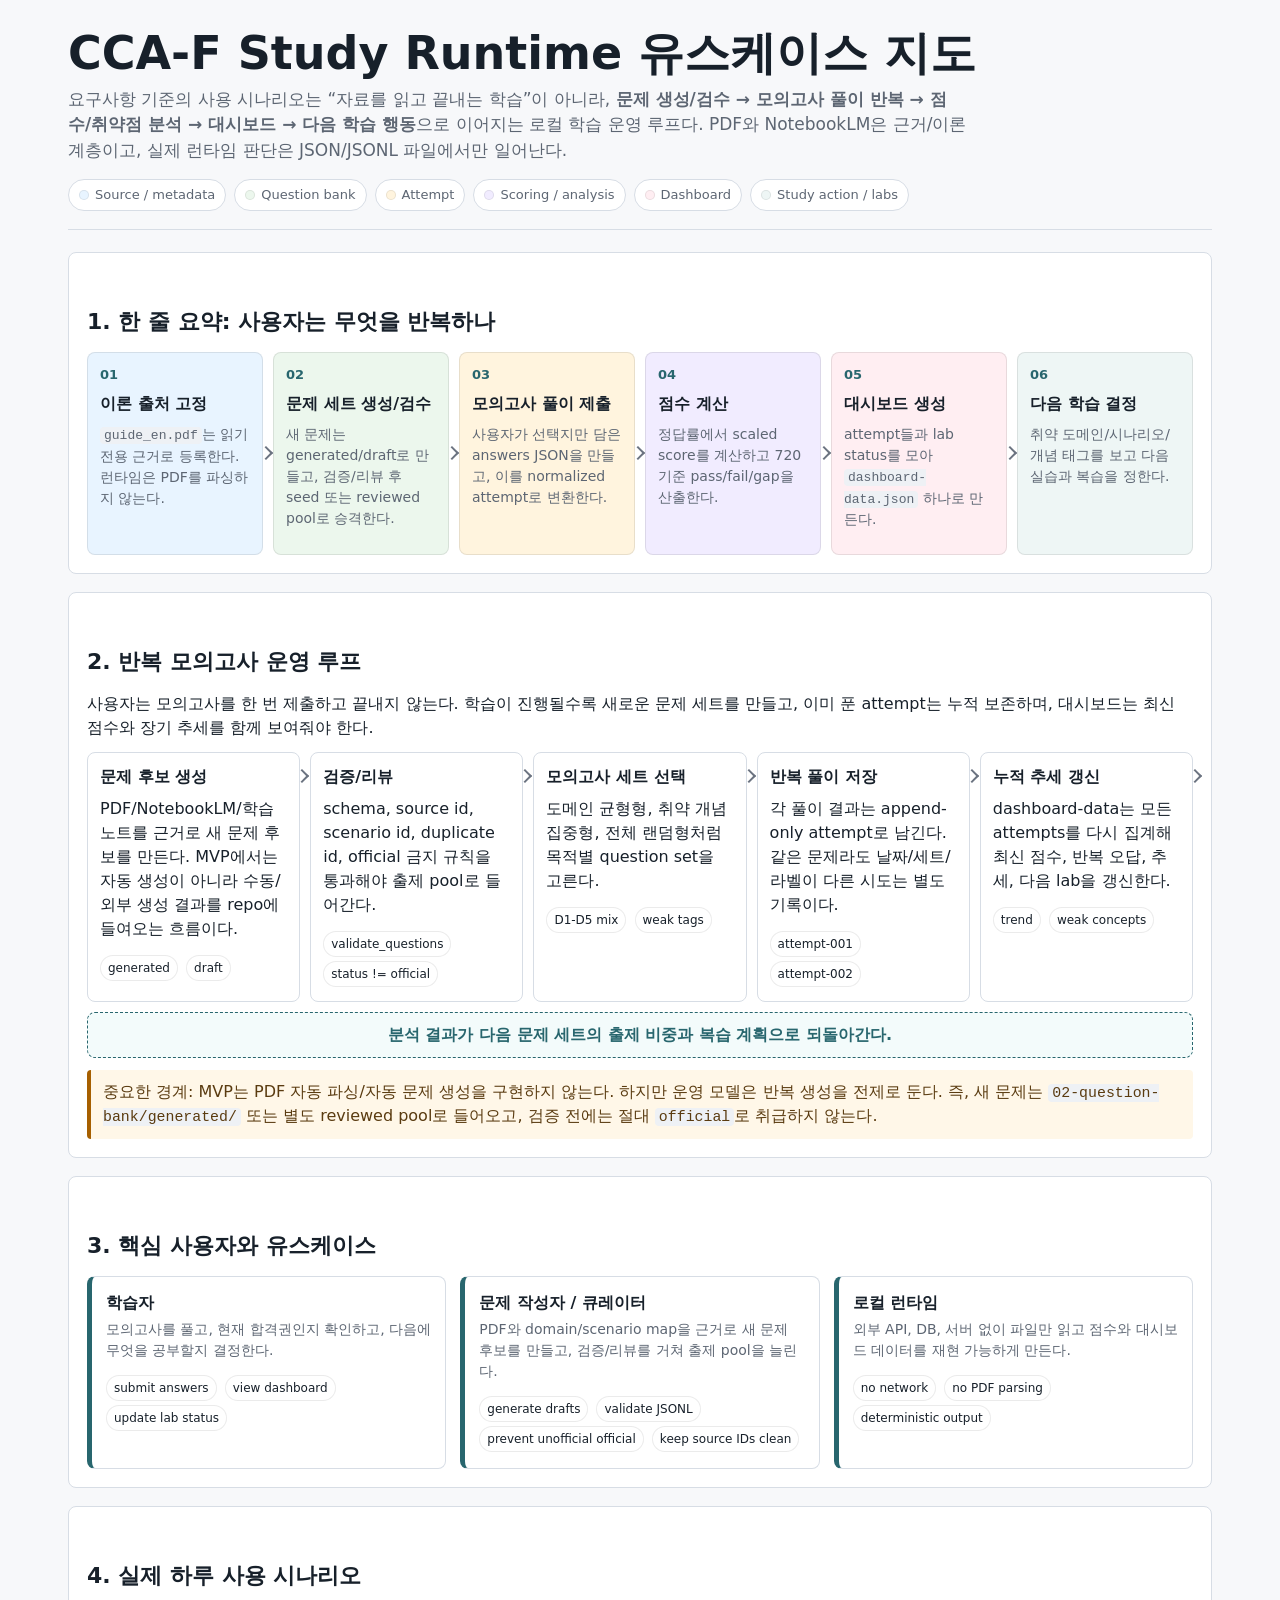
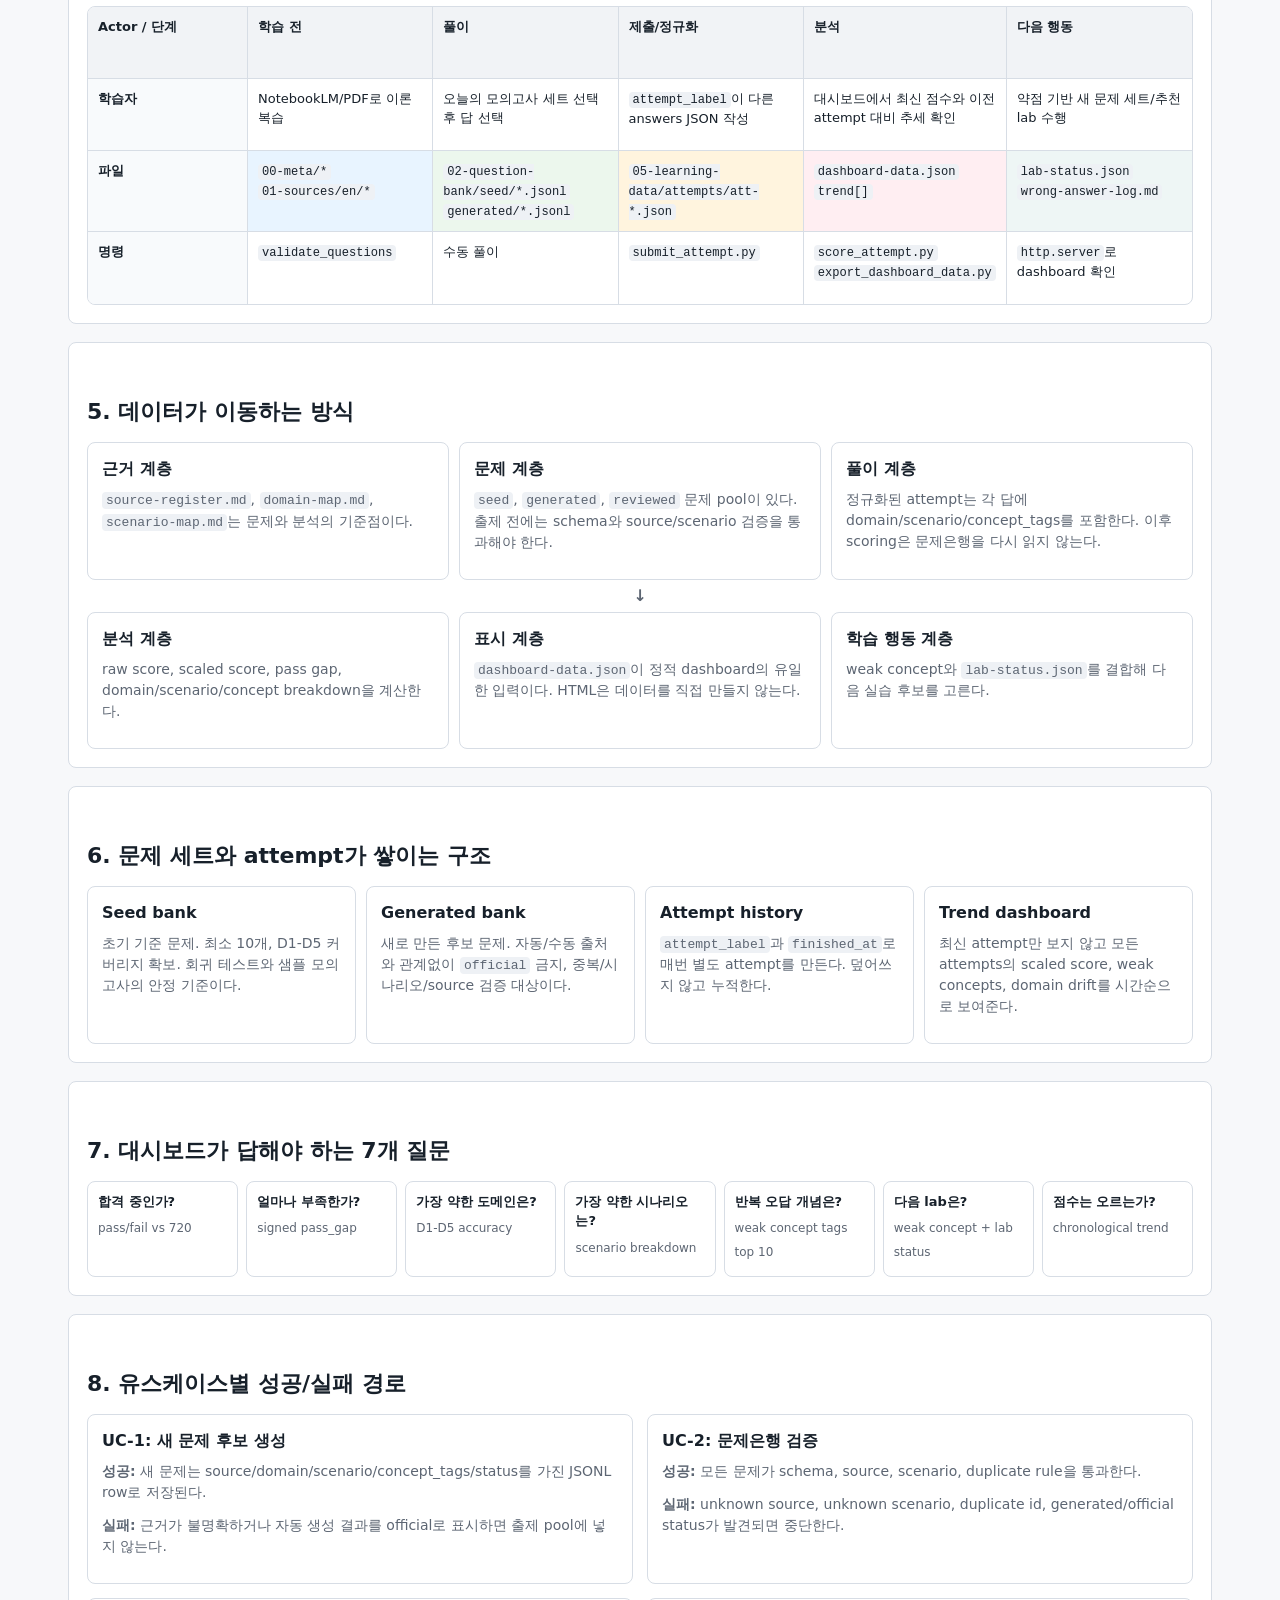
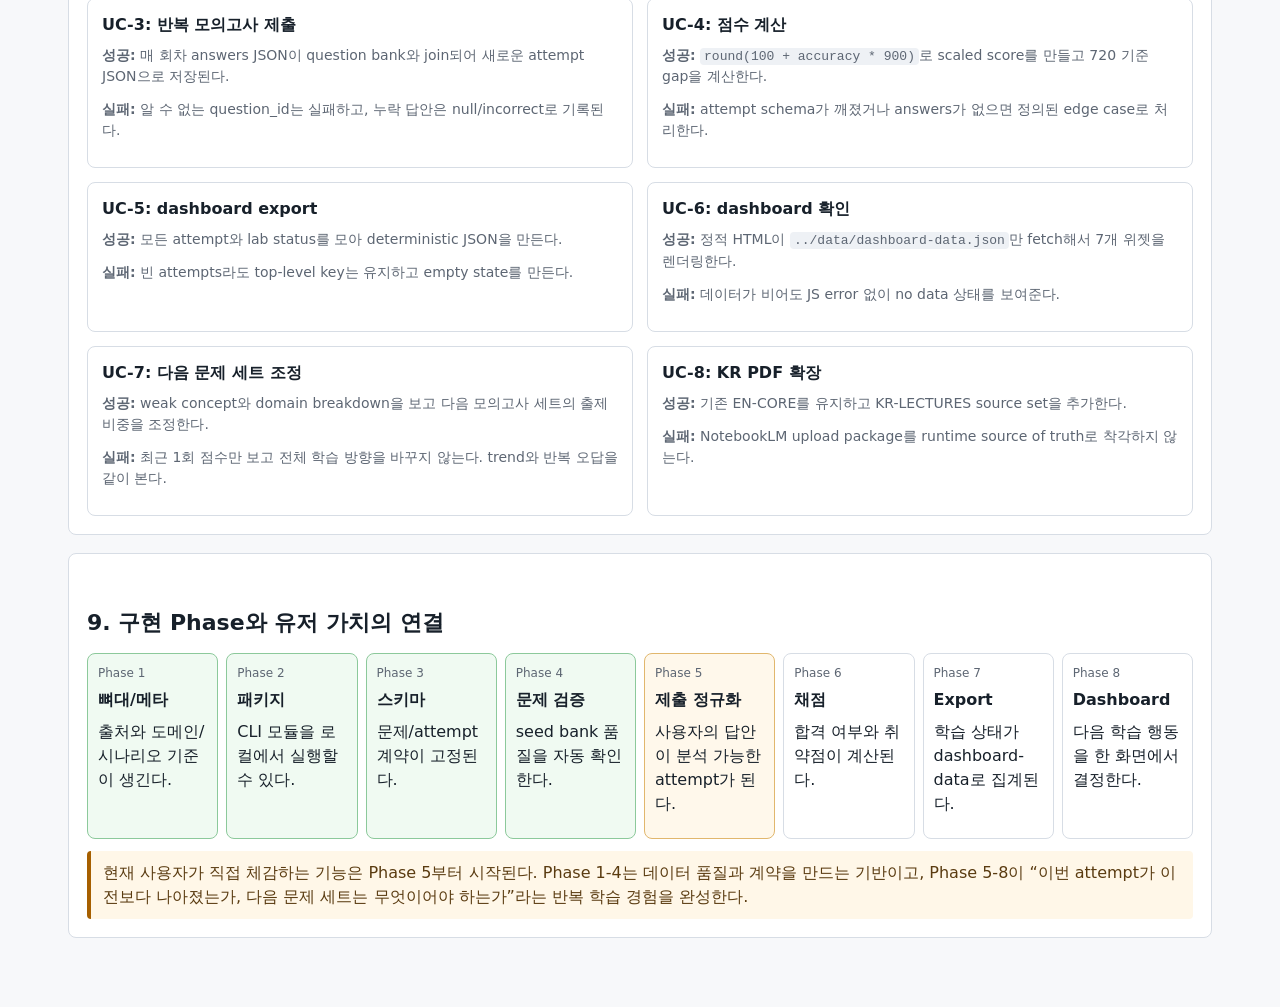
<file: docs/use-cases/cca-f-study-use-cases.html>
<!doctype html>
<html lang="ko">
<head>
  <meta charset="utf-8">
  <meta name="viewport" content="width=device-width, initial-scale=1">
  <title>CCA-F Study Runtime Use Cases</title>
  <style>
    :root {
      color-scheme: light;
      --ink: #17202a;
      --muted: #5d6673;
      --line: #d7dde5;
      --paper: #f7f8fa;
      --panel: #ffffff;
      --source: #e8f4ff;
      --bank: #ecf7ed;
      --attempt: #fff4de;
      --score: #f1ecff;
      --dash: #ffeef2;
      --lab: #eef6f5;
      --accent: #28666e;
      --warn: #a65f00;
      --ok: #2f6f3e;
      --radius: 8px;
    }

    * { box-sizing: border-box; }

    body {
      margin: 0;
      font-family: ui-sans-serif, system-ui, -apple-system, BlinkMacSystemFont, "Segoe UI", sans-serif;
      color: var(--ink);
      background: var(--paper);
      line-height: 1.5;
    }

    main {
      max-width: 1180px;
      margin: 0 auto;
      padding: 28px 18px 56px;
    }

    header {
      border-bottom: 1px solid var(--line);
      margin-bottom: 22px;
      padding-bottom: 18px;
    }

    h1 {
      margin: 0 0 8px;
      font-size: clamp(28px, 4vw, 46px);
      line-height: 1.1;
      letter-spacing: 0;
    }

    h2 {
      margin: 34px 0 14px;
      font-size: 22px;
      letter-spacing: 0;
    }

    h3 {
      margin: 0 0 8px;
      font-size: 16px;
      letter-spacing: 0;
    }

    p { margin: 0 0 12px; }

    code {
      font-family: ui-monospace, SFMono-Regular, Menlo, Monaco, Consolas, monospace;
      font-size: 0.93em;
      background: #eef1f5;
      padding: 1px 4px;
      border-radius: 4px;
    }

    .lede {
      max-width: 900px;
      color: var(--muted);
      font-size: 17px;
    }

    .section {
      background: var(--panel);
      border: 1px solid var(--line);
      border-radius: var(--radius);
      padding: 18px;
      margin: 18px 0;
    }

    .legend {
      display: flex;
      flex-wrap: wrap;
      gap: 8px;
      margin-top: 16px;
    }

    .chip {
      display: inline-flex;
      align-items: center;
      gap: 6px;
      border: 1px solid var(--line);
      border-radius: 999px;
      padding: 5px 10px;
      background: #fff;
      color: var(--muted);
      font-size: 13px;
      white-space: nowrap;
    }

    .dot {
      width: 10px;
      height: 10px;
      border-radius: 999px;
      display: inline-block;
      border: 1px solid rgba(0, 0, 0, 0.08);
    }

    .source { background: var(--source); }
    .bank { background: var(--bank); }
    .attempt { background: var(--attempt); }
    .score { background: var(--score); }
    .dash { background: var(--dash); }
    .lab { background: var(--lab); }

    .flow {
      display: grid;
      grid-template-columns: repeat(6, minmax(130px, 1fr));
      gap: 10px;
      align-items: stretch;
    }

    .step {
      position: relative;
      min-height: 140px;
      border: 1px solid rgba(0, 0, 0, 0.09);
      border-radius: var(--radius);
      padding: 12px;
    }

    .step:not(:last-child)::after {
      content: "";
      position: absolute;
      top: 50%;
      right: -9px;
      width: 8px;
      height: 8px;
      border-top: 2px solid #6b7380;
      border-right: 2px solid #6b7380;
      transform: translateY(-50%) rotate(45deg);
      background: transparent;
      z-index: 2;
    }

    .step .num {
      font-weight: 700;
      color: var(--accent);
      font-size: 13px;
      margin-bottom: 8px;
    }

    .step p, .card p, .lane p, .case p {
      color: var(--muted);
      font-size: 14px;
    }

    .grid-2 {
      display: grid;
      grid-template-columns: repeat(2, minmax(0, 1fr));
      gap: 14px;
    }

    .grid-3 {
      display: grid;
      grid-template-columns: repeat(3, minmax(0, 1fr));
      gap: 14px;
    }

    .card, .case, .lane {
      border: 1px solid var(--line);
      border-radius: var(--radius);
      background: #fff;
      padding: 14px;
    }

    .case {
      border-left: 5px solid var(--accent);
    }

    .case strong {
      display: block;
      margin-bottom: 4px;
    }

    .swimlane {
      display: grid;
      grid-template-columns: 160px repeat(5, 1fr);
      border: 1px solid var(--line);
      border-radius: var(--radius);
      overflow: hidden;
      background: #fff;
    }

    .swimlane > div {
      min-height: 72px;
      border-right: 1px solid var(--line);
      border-bottom: 1px solid var(--line);
      padding: 10px;
      font-size: 13px;
    }

    .swimlane > div:nth-child(6n) { border-right: 0; }
    .swimlane > div:nth-last-child(-n+6) { border-bottom: 0; }

    .lane-head {
      font-weight: 700;
      color: var(--ink);
      background: #f1f3f6;
    }

    .actor {
      font-weight: 700;
      background: #f8fafc;
    }

    .pill {
      display: inline-block;
      margin: 2px 3px 2px 0;
      padding: 3px 7px;
      border-radius: 999px;
      background: rgba(255, 255, 255, 0.7);
      border: 1px solid rgba(0, 0, 0, 0.08);
      font-size: 12px;
    }

    .artifact-map {
      display: grid;
      grid-template-columns: 1fr 1fr 1fr;
      gap: 10px;
    }

    .arrow-down {
      text-align: center;
      color: var(--muted);
      font-weight: 700;
      padding: 4px 0;
    }

    .timeline {
      display: grid;
      grid-template-columns: repeat(8, 1fr);
      gap: 8px;
    }

    .phase {
      min-height: 108px;
      border: 1px solid var(--line);
      border-radius: var(--radius);
      padding: 10px;
      background: #fff;
    }

    .phase.done { border-color: #8cc99b; background: #f0faf2; }
    .phase.next { border-color: #e1b76d; background: #fff8eb; }

    .phase .tag {
      font-size: 12px;
      color: var(--muted);
      margin-bottom: 6px;
    }

    .metrics {
      display: grid;
      grid-template-columns: repeat(7, minmax(120px, 1fr));
      gap: 8px;
    }

    .metric {
      min-height: 96px;
      border: 1px solid var(--line);
      border-radius: var(--radius);
      background: #fff;
      padding: 10px;
    }

    .metric b {
      display: block;
      font-size: 13px;
      margin-bottom: 4px;
    }

    .metric span {
      color: var(--muted);
      font-size: 12px;
    }

    .note {
      border-left: 4px solid var(--warn);
      padding: 10px 12px;
      background: #fff7e8;
      color: #5a3b10;
      border-radius: 4px;
      margin-top: 12px;
    }

    .loop {
      display: grid;
      grid-template-columns: repeat(5, minmax(140px, 1fr));
      gap: 10px;
      align-items: stretch;
    }

    .loop-node {
      position: relative;
      min-height: 132px;
      border: 1px solid var(--line);
      border-radius: var(--radius);
      background: #fff;
      padding: 12px;
    }

    .loop-node::after {
      content: "";
      position: absolute;
      top: 18px;
      right: -8px;
      width: 8px;
      height: 8px;
      border-top: 2px solid #6b7380;
      border-right: 2px solid #6b7380;
      transform: rotate(45deg);
      background: transparent;
      z-index: 2;
    }

    .loop-node:last-child::after {
      right: auto;
      left: 50%;
      top: auto;
      bottom: -18px;
      transform: translateX(-50%) rotate(135deg);
    }

    .cycle-return {
      grid-column: 1 / -1;
      border: 1px dashed var(--accent);
      border-radius: var(--radius);
      color: var(--accent);
      padding: 10px 12px;
      text-align: center;
      background: #f3fbfb;
      font-weight: 700;
    }

    .ops-grid {
      display: grid;
      grid-template-columns: repeat(4, minmax(0, 1fr));
      gap: 10px;
    }

    @media (max-width: 960px) {
      .flow, .grid-2, .grid-3, .artifact-map, .timeline, .metrics {
        grid-template-columns: 1fr;
      }

      .loop, .ops-grid {
        grid-template-columns: 1fr;
      }

      .loop-node::after {
        top: auto;
        right: 50%;
        bottom: -9px;
        transform: translateX(50%) rotate(135deg);
      }

      .step:not(:last-child)::after {
        top: auto;
        right: 50%;
        bottom: -9px;
        transform: translateX(50%) rotate(135deg);
      }

      .swimlane {
        grid-template-columns: 120px 1fr;
      }

      .swimlane > div {
        border-right: 1px solid var(--line);
        border-bottom: 1px solid var(--line);
      }

      .swimlane > div:nth-child(6n) { border-right: 1px solid var(--line); }
      .swimlane > div:nth-last-child(-n+6) { border-bottom: 1px solid var(--line); }
      .lane-head:nth-child(n+3) { display: none; }
    }
  </style>
</head>
<body>
<main>
  <header>
    <h1>CCA-F Study Runtime 유스케이스 지도</h1>
    <p class="lede">
      요구사항 기준의 사용 시나리오는 “자료를 읽고 끝내는 학습”이 아니라,
      <b>문제 생성/검수 → 모의고사 풀이 반복 → 점수/취약점 분석 → 대시보드 → 다음 학습 행동</b>으로 이어지는 로컬 학습 운영 루프다.
      PDF와 NotebookLM은 근거/이론 계층이고, 실제 런타임 판단은 JSON/JSONL 파일에서만 일어난다.
    </p>
    <div class="legend" aria-label="Legend">
      <span class="chip"><span class="dot source"></span>Source / metadata</span>
      <span class="chip"><span class="dot bank"></span>Question bank</span>
      <span class="chip"><span class="dot attempt"></span>Attempt</span>
      <span class="chip"><span class="dot score"></span>Scoring / analysis</span>
      <span class="chip"><span class="dot dash"></span>Dashboard</span>
      <span class="chip"><span class="dot lab"></span>Study action / labs</span>
    </div>
  </header>

  <section class="section">
    <h2>1. 한 줄 요약: 사용자는 무엇을 반복하나</h2>
    <div class="flow">
      <div class="step source">
        <div class="num">01</div>
        <h3>이론 출처 고정</h3>
        <p><code>guide_en.pdf</code>는 읽기 전용 근거로 등록한다. 런타임은 PDF를 파싱하지 않는다.</p>
      </div>
      <div class="step bank">
        <div class="num">02</div>
        <h3>문제 세트 생성/검수</h3>
        <p>새 문제는 generated/draft로 만들고, 검증/리뷰 후 seed 또는 reviewed pool로 승격한다.</p>
      </div>
      <div class="step attempt">
        <div class="num">03</div>
        <h3>모의고사 풀이 제출</h3>
        <p>사용자가 선택지만 담은 answers JSON을 만들고, 이를 normalized attempt로 변환한다.</p>
      </div>
      <div class="step score">
        <div class="num">04</div>
        <h3>점수 계산</h3>
        <p>정답률에서 scaled score를 계산하고 720 기준 pass/fail/gap을 산출한다.</p>
      </div>
      <div class="step dash">
        <div class="num">05</div>
        <h3>대시보드 생성</h3>
        <p>attempt들과 lab status를 모아 <code>dashboard-data.json</code> 하나로 만든다.</p>
      </div>
      <div class="step lab">
        <div class="num">06</div>
        <h3>다음 학습 결정</h3>
        <p>취약 도메인/시나리오/개념 태그를 보고 다음 실습과 복습을 정한다.</p>
      </div>
    </div>
  </section>

  <section class="section">
    <h2>2. 반복 모의고사 운영 루프</h2>
    <p>
      사용자는 모의고사를 한 번 제출하고 끝내지 않는다. 학습이 진행될수록 새로운 문제 세트를 만들고,
      이미 푼 attempt는 누적 보존하며, 대시보드는 최신 점수와 장기 추세를 함께 보여줘야 한다.
    </p>
    <div class="loop">
      <div class="loop-node bank">
        <h3>문제 후보 생성</h3>
        <p>PDF/NotebookLM/학습 노트를 근거로 새 문제 후보를 만든다. MVP에서는 자동 생성이 아니라 수동/외부 생성 결과를 repo에 들여오는 흐름이다.</p>
        <span class="pill">generated</span>
        <span class="pill">draft</span>
      </div>
      <div class="loop-node bank">
        <h3>검증/리뷰</h3>
        <p>schema, source id, scenario id, duplicate id, official 금지 규칙을 통과해야 출제 pool로 들어간다.</p>
        <span class="pill">validate_questions</span>
        <span class="pill">status != official</span>
      </div>
      <div class="loop-node attempt">
        <h3>모의고사 세트 선택</h3>
        <p>도메인 균형형, 취약 개념 집중형, 전체 랜덤형처럼 목적별 question set을 고른다.</p>
        <span class="pill">D1-D5 mix</span>
        <span class="pill">weak tags</span>
      </div>
      <div class="loop-node attempt">
        <h3>반복 풀이 저장</h3>
        <p>각 풀이 결과는 append-only attempt로 남긴다. 같은 문제라도 날짜/세트/라벨이 다른 시도는 별도 기록이다.</p>
        <span class="pill">attempt-001</span>
        <span class="pill">attempt-002</span>
      </div>
      <div class="loop-node dash">
        <h3>누적 추세 갱신</h3>
        <p>dashboard-data는 모든 attempts를 다시 집계해 최신 점수, 반복 오답, 추세, 다음 lab을 갱신한다.</p>
        <span class="pill">trend</span>
        <span class="pill">weak concepts</span>
      </div>
      <div class="cycle-return">분석 결과가 다음 문제 세트의 출제 비중과 복습 계획으로 되돌아간다.</div>
    </div>

    <div class="note">
      중요한 경계: MVP는 PDF 자동 파싱/자동 문제 생성을 구현하지 않는다. 하지만 운영 모델은 반복 생성을 전제로 둔다.
      즉, 새 문제는 <code>02-question-bank/generated/</code> 또는 별도 reviewed pool로 들어오고,
      검증 전에는 절대 <code>official</code>로 취급하지 않는다.
    </div>
  </section>

  <section class="section">
    <h2>3. 핵심 사용자와 유스케이스</h2>
    <div class="grid-3">
      <div class="case">
        <strong>학습자</strong>
        <p>모의고사를 풀고, 현재 합격권인지 확인하고, 다음에 무엇을 공부할지 결정한다.</p>
        <span class="pill">submit answers</span>
        <span class="pill">view dashboard</span>
        <span class="pill">update lab status</span>
      </div>
      <div class="case">
        <strong>문제 작성자 / 큐레이터</strong>
        <p>PDF와 domain/scenario map을 근거로 새 문제 후보를 만들고, 검증/리뷰를 거쳐 출제 pool을 늘린다.</p>
        <span class="pill">generate drafts</span>
        <span class="pill">validate JSONL</span>
        <span class="pill">prevent unofficial official</span>
        <span class="pill">keep source IDs clean</span>
      </div>
      <div class="case">
        <strong>로컬 런타임</strong>
        <p>외부 API, DB, 서버 없이 파일만 읽고 점수와 대시보드 데이터를 재현 가능하게 만든다.</p>
        <span class="pill">no network</span>
        <span class="pill">no PDF parsing</span>
        <span class="pill">deterministic output</span>
      </div>
    </div>
  </section>

  <section class="section">
    <h2>4. 실제 하루 사용 시나리오</h2>
    <div class="swimlane">
      <div class="lane-head">Actor / 단계</div>
      <div class="lane-head">학습 전</div>
      <div class="lane-head">풀이</div>
      <div class="lane-head">제출/정규화</div>
      <div class="lane-head">분석</div>
      <div class="lane-head">다음 행동</div>

      <div class="actor">학습자</div>
      <div>NotebookLM/PDF로 이론 복습</div>
      <div>오늘의 모의고사 세트 선택 후 답 선택</div>
      <div><code>attempt_label</code>이 다른 answers JSON 작성</div>
      <div>대시보드에서 최신 점수와 이전 attempt 대비 추세 확인</div>
      <div>약점 기반 새 문제 세트/추천 lab 수행</div>

      <div class="actor">파일</div>
      <div class="source"><code>00-meta/*</code><br><code>01-sources/en/*</code></div>
      <div class="bank"><code>02-question-bank/seed/*.jsonl</code><br><code>generated/*.jsonl</code></div>
      <div class="attempt"><code>05-learning-data/attempts/att-*.json</code></div>
      <div class="dash"><code>dashboard-data.json</code><br><code>trend[]</code></div>
      <div class="lab"><code>lab-status.json</code><br><code>wrong-answer-log.md</code></div>

      <div class="actor">명령</div>
      <div><code>validate_questions</code></div>
      <div>수동 풀이</div>
      <div><code>submit_attempt.py</code></div>
      <div><code>score_attempt.py</code><br><code>export_dashboard_data.py</code></div>
      <div><code>http.server</code>로 dashboard 확인</div>
    </div>
  </section>

  <section class="section">
    <h2>5. 데이터가 이동하는 방식</h2>
    <div class="artifact-map">
      <div class="card source">
        <h3>근거 계층</h3>
        <p><code>source-register.md</code>, <code>domain-map.md</code>, <code>scenario-map.md</code>는 문제와 분석의 기준점이다.</p>
      </div>
      <div class="card bank">
        <h3>문제 계층</h3>
        <p><code>seed</code>, <code>generated</code>, <code>reviewed</code> 문제 pool이 있다. 출제 전에는 schema와 source/scenario 검증을 통과해야 한다.</p>
      </div>
      <div class="card attempt">
        <h3>풀이 계층</h3>
        <p>정규화된 attempt는 각 답에 domain/scenario/concept_tags를 포함한다. 이후 scoring은 문제은행을 다시 읽지 않는다.</p>
      </div>
    </div>
    <div class="arrow-down">↓</div>
    <div class="artifact-map">
      <div class="card score">
        <h3>분석 계층</h3>
        <p>raw score, scaled score, pass gap, domain/scenario/concept breakdown을 계산한다.</p>
      </div>
      <div class="card dash">
        <h3>표시 계층</h3>
        <p><code>dashboard-data.json</code>이 정적 dashboard의 유일한 입력이다. HTML은 데이터를 직접 만들지 않는다.</p>
      </div>
      <div class="card lab">
        <h3>학습 행동 계층</h3>
        <p>weak concept와 <code>lab-status.json</code>를 결합해 다음 실습 후보를 고른다.</p>
      </div>
    </div>
  </section>

  <section class="section">
    <h2>6. 문제 세트와 attempt가 쌓이는 구조</h2>
    <div class="ops-grid">
      <div class="card bank">
        <h3>Seed bank</h3>
        <p>초기 기준 문제. 최소 10개, D1-D5 커버리지 확보. 회귀 테스트와 샘플 모의고사의 안정 기준이다.</p>
      </div>
      <div class="card bank">
        <h3>Generated bank</h3>
        <p>새로 만든 후보 문제. 자동/수동 출처와 관계없이 <code>official</code> 금지, 중복/시나리오/source 검증 대상이다.</p>
      </div>
      <div class="card attempt">
        <h3>Attempt history</h3>
        <p><code>attempt_label</code>과 <code>finished_at</code>로 매번 별도 attempt를 만든다. 덮어쓰지 않고 누적한다.</p>
      </div>
      <div class="card dash">
        <h3>Trend dashboard</h3>
        <p>최신 attempt만 보지 않고 모든 attempts의 scaled score, weak concepts, domain drift를 시간순으로 보여준다.</p>
      </div>
    </div>
  </section>

  <section class="section">
    <h2>7. 대시보드가 답해야 하는 7개 질문</h2>
    <div class="metrics">
      <div class="metric"><b>합격 중인가?</b><span>pass/fail vs 720</span></div>
      <div class="metric"><b>얼마나 부족한가?</b><span>signed pass_gap</span></div>
      <div class="metric"><b>가장 약한 도메인은?</b><span>D1-D5 accuracy</span></div>
      <div class="metric"><b>가장 약한 시나리오는?</b><span>scenario breakdown</span></div>
      <div class="metric"><b>반복 오답 개념은?</b><span>weak concept tags top 10</span></div>
      <div class="metric"><b>다음 lab은?</b><span>weak concept + lab status</span></div>
      <div class="metric"><b>점수는 오르는가?</b><span>chronological trend</span></div>
    </div>
  </section>

  <section class="section">
    <h2>8. 유스케이스별 성공/실패 경로</h2>
    <div class="grid-2">
      <div class="card">
        <h3>UC-1: 새 문제 후보 생성</h3>
        <p><b>성공:</b> 새 문제는 source/domain/scenario/concept_tags/status를 가진 JSONL row로 저장된다.</p>
        <p><b>실패:</b> 근거가 불명확하거나 자동 생성 결과를 official로 표시하면 출제 pool에 넣지 않는다.</p>
      </div>
      <div class="card">
        <h3>UC-2: 문제은행 검증</h3>
        <p><b>성공:</b> 모든 문제가 schema, source, scenario, duplicate rule을 통과한다.</p>
        <p><b>실패:</b> unknown source, unknown scenario, duplicate id, generated/official status가 발견되면 중단한다.</p>
      </div>
      <div class="card">
        <h3>UC-3: 반복 모의고사 제출</h3>
        <p><b>성공:</b> 매 회차 answers JSON이 question bank와 join되어 새로운 attempt JSON으로 저장된다.</p>
        <p><b>실패:</b> 알 수 없는 question_id는 실패하고, 누락 답안은 null/incorrect로 기록된다.</p>
      </div>
      <div class="card">
        <h3>UC-4: 점수 계산</h3>
        <p><b>성공:</b> <code>round(100 + accuracy * 900)</code>로 scaled score를 만들고 720 기준 gap을 계산한다.</p>
        <p><b>실패:</b> attempt schema가 깨졌거나 answers가 없으면 정의된 edge case로 처리한다.</p>
      </div>
      <div class="card">
        <h3>UC-5: dashboard export</h3>
        <p><b>성공:</b> 모든 attempt와 lab status를 모아 deterministic JSON을 만든다.</p>
        <p><b>실패:</b> 빈 attempts라도 top-level key는 유지하고 empty state를 만든다.</p>
      </div>
      <div class="card">
        <h3>UC-6: dashboard 확인</h3>
        <p><b>성공:</b> 정적 HTML이 <code>../data/dashboard-data.json</code>만 fetch해서 7개 위젯을 렌더링한다.</p>
        <p><b>실패:</b> 데이터가 비어도 JS error 없이 no data 상태를 보여준다.</p>
      </div>
      <div class="card">
        <h3>UC-7: 다음 문제 세트 조정</h3>
        <p><b>성공:</b> weak concept와 domain breakdown을 보고 다음 모의고사 세트의 출제 비중을 조정한다.</p>
        <p><b>실패:</b> 최근 1회 점수만 보고 전체 학습 방향을 바꾸지 않는다. trend와 반복 오답을 같이 본다.</p>
      </div>
      <div class="card">
        <h3>UC-8: KR PDF 확장</h3>
        <p><b>성공:</b> 기존 EN-CORE를 유지하고 KR-LECTURES source set을 추가한다.</p>
        <p><b>실패:</b> NotebookLM upload package를 runtime source of truth로 착각하지 않는다.</p>
      </div>
    </div>
  </section>

  <section class="section">
    <h2>9. 구현 Phase와 유저 가치의 연결</h2>
    <div class="timeline">
      <div class="phase done">
        <div class="tag">Phase 1</div>
        <h3>뼈대/메타</h3>
        <p>출처와 도메인/시나리오 기준이 생긴다.</p>
      </div>
      <div class="phase done">
        <div class="tag">Phase 2</div>
        <h3>패키지</h3>
        <p>CLI 모듈을 로컬에서 실행할 수 있다.</p>
      </div>
      <div class="phase done">
        <div class="tag">Phase 3</div>
        <h3>스키마</h3>
        <p>문제/attempt 계약이 고정된다.</p>
      </div>
      <div class="phase done">
        <div class="tag">Phase 4</div>
        <h3>문제 검증</h3>
        <p>seed bank 품질을 자동 확인한다.</p>
      </div>
      <div class="phase next">
        <div class="tag">Phase 5</div>
        <h3>제출 정규화</h3>
        <p>사용자의 답안이 분석 가능한 attempt가 된다.</p>
      </div>
      <div class="phase">
        <div class="tag">Phase 6</div>
        <h3>채점</h3>
        <p>합격 여부와 취약점이 계산된다.</p>
      </div>
      <div class="phase">
        <div class="tag">Phase 7</div>
        <h3>Export</h3>
        <p>학습 상태가 dashboard-data로 집계된다.</p>
      </div>
      <div class="phase">
        <div class="tag">Phase 8</div>
        <h3>Dashboard</h3>
        <p>다음 학습 행동을 한 화면에서 결정한다.</p>
      </div>
    </div>
    <div class="note">
      현재 사용자가 직접 체감하는 기능은 Phase 5부터 시작된다. Phase 1-4는 데이터 품질과 계약을 만드는 기반이고,
      Phase 5-8이 “이번 attempt가 이전보다 나아졌는가, 다음 문제 세트는 무엇이어야 하는가”라는 반복 학습 경험을 완성한다.
    </div>
  </section>
</main>
</body>
</html>
</file>
<file: 06-dashboard/static/style.css>
/* CCA-F Study Dashboard — static, offline, vanilla.
   Palette is intentionally restrained: ink on bone, with one
   muted green for pass states and a warm rust for fail states.
   No imports, no fonts, no external assets. */

:root {
  --bone: #f5f2ec;
  --bone-2: #ece7dd;
  --paper: #fbfaf6;
  --ink: #1c1d22;
  --ink-soft: #3b3d45;
  --ink-mute: #6b6e78;
  --rule: #d9d3c6;
  --accent: #0f4d3a;     /* deep forest — neutral accent */
  --pass: #2f8055;       /* muted green */
  --pass-bg: #e3eee5;
  --fail: #b14430;       /* warm rust */
  --fail-bg: #f4dcd4;
  --warn: #b7873a;
  --bar-fill: #2f8055;
  --bar-fill-low: #b14430;
  --bar-fill-mid: #b7873a;
  --bar-track: #e4dfd2;
  --grid-line: #e9e3d4;
  --shadow: 0 1px 0 #ece7dd, 0 12px 28px -22px rgba(28, 29, 34, 0.35);
  --radius: 4px;
  --radius-lg: 8px;
  --mono: ui-monospace, "SF Mono", "JetBrains Mono", Menlo, Consolas, monospace;
  --sans: -apple-system, BlinkMacSystemFont, "Segoe UI", Roboto, Oxygen, Ubuntu, Cantarell, sans-serif;
}

* { box-sizing: border-box; }

html, body {
  margin: 0;
  padding: 0;
  background: var(--bone);
  color: var(--ink);
  font-family: var(--sans);
  font-size: 15px;
  line-height: 1.45;
  -webkit-font-smoothing: antialiased;
  text-rendering: optimizeLegibility;
}

/* ---------- top bar ---------- */

.topbar {
  display: flex;
  align-items: center;
  justify-content: space-between;
  gap: 24px;
  padding: 18px 28px;
  border-bottom: 1px solid var(--rule);
  background: var(--paper);
  flex-wrap: wrap;
}

.topbar__brand {
  display: flex;
  align-items: baseline;
  gap: 10px;
}

.brand__mark {
  font-family: var(--mono);
  font-size: 13px;
  color: var(--accent);
  letter-spacing: 0;
}

.brand__name {
  font-weight: 600;
  font-size: 15px;
  letter-spacing: 0.01em;
}

.topbar__meta {
  display: flex;
  gap: 26px;
  margin: 0;
  padding: 0;
  flex-wrap: wrap;
}

.meta-item { display: flex; flex-direction: column; gap: 2px; min-width: 90px; }
.meta-item dt {
  font-size: 10px;
  letter-spacing: 0.14em;
  text-transform: uppercase;
  color: var(--ink-mute);
  margin: 0;
}
.meta-item dd {
  margin: 0;
  font-family: var(--mono);
  font-size: 12px;
  color: var(--ink-soft);
}
.meta-item--muted dd { color: var(--ink-mute); font-size: 11px; }

/* ---------- grid ---------- */

.grid {
  display: grid;
  grid-template-columns: repeat(12, 1fr);
  gap: 16px;
  padding: 22px 28px 40px;
  max-width: 1280px;
  margin: 0 auto;
}

.card {
  background: var(--paper);
  border: 1px solid var(--rule);
  border-radius: var(--radius-lg);
  padding: 18px 20px 20px;
  box-shadow: var(--shadow);
  grid-column: span 12;
  min-width: 0;
}

.card__head {
  display: flex;
  align-items: baseline;
  justify-content: space-between;
  gap: 12px;
  margin-bottom: 14px;
  padding-bottom: 10px;
  border-bottom: 1px dashed var(--rule);
}
.card__head h2 {
  font-size: 13px;
  font-weight: 600;
  letter-spacing: 0.06em;
  text-transform: uppercase;
  margin: 0;
  color: var(--ink);
}
.card__hint {
  font-size: 11px;
  font-family: var(--mono);
  color: var(--ink-mute);
}

@media (min-width: 720px) {
  .card--banner    { grid-column: span 7; }
  .card--progress  { grid-column: span 5; }
  .card--trend     { grid-column: span 12; }
  .card--domains   { grid-column: span 7; }
  .card--scenarios { grid-column: span 5; }
  .card--weak      { grid-column: span 5; }
  .card--labs      { grid-column: span 7; }
}

@media (min-width: 1100px) {
  .card--banner    { grid-column: span 5; }
  .card--progress  { grid-column: span 4; }
  .card--trend     { grid-column: span 3; }
  .card--domains   { grid-column: span 7; }
  .card--scenarios { grid-column: span 5; }
  .card--weak      { grid-column: span 5; }
  .card--labs      { grid-column: span 7; }
}

/* ---------- banner ---------- */

.banner {
  display: flex;
  align-items: stretch;
  padding: 0;
  overflow: hidden;
  border: 1px solid var(--rule);
}
.banner__body {
  flex: 1;
  display: grid;
  grid-template-columns: auto 1fr auto;
  align-items: center;
  gap: 18px;
  padding: 22px 24px;
}
.banner__verdict {
  margin: 0;
  font-size: 28px;
  font-weight: 700;
  letter-spacing: 0.04em;
}
.banner__score {
  margin: 0;
  display: flex;
  align-items: baseline;
  gap: 8px;
  justify-content: center;
}
.banner__score-num {
  font-family: var(--mono);
  font-size: 44px;
  font-weight: 600;
  letter-spacing: -0.01em;
  line-height: 1;
}
.banner__score-unit {
  font-size: 11px;
  letter-spacing: 0.14em;
  text-transform: uppercase;
  color: var(--ink-mute);
}
.banner__gap {
  margin: 0;
  font-family: var(--mono);
  font-size: 13px;
  text-align: right;
  color: var(--ink-soft);
}

.banner--pass {
  background: var(--pass-bg);
  border-color: #c9dccc;
}
.banner--pass .banner__verdict { color: var(--pass); }
.banner--fail {
  background: var(--fail-bg);
  border-color: #e8c7bb;
}
.banner--fail .banner__verdict { color: var(--fail); }
.banner--unknown .banner__verdict { color: var(--ink-mute); }

/* ---------- progress bar ---------- */

.progress { display: flex; flex-direction: column; gap: 8px; padding-top: 6px; }
.progress__track {
  position: relative;
  height: 18px;
  background: var(--bar-track);
  border-radius: 2px;
  overflow: hidden;
}
.progress__fill {
  height: 100%;
  background: linear-gradient(90deg, #1d6b48, var(--pass));
  transition: width 0.4s ease;
}
.progress--fail .progress__fill {
  background: linear-gradient(90deg, #8d3424, var(--fail));
}
.progress__threshold {
  position: absolute;
  top: -2px;
  bottom: -2px;
  width: 2px;
  background: var(--ink);
  opacity: 0.55;
}
.progress__labels {
  display: flex;
  justify-content: space-between;
  font-family: var(--mono);
  font-size: 11px;
  color: var(--ink-mute);
}
.progress__current { color: var(--ink-soft); }

/* ---------- bars (domain / scenario) ---------- */

.bars { list-style: none; margin: 0; padding: 0; display: flex; flex-direction: column; gap: 10px; }
.bar-row {
  display: grid;
  grid-template-columns: 88px 1fr 64px;
  align-items: center;
  gap: 12px;
}
.bars--scenario .bar-row { grid-template-columns: minmax(140px, 1fr) 2fr 64px; }
.bar-row__label {
  font-size: 12px;
  color: var(--ink-soft);
  display: flex;
  align-items: baseline;
  gap: 8px;
  min-width: 0;
}
.bar-row__label .lbl-id {
  font-family: var(--mono);
  color: var(--ink);
  font-weight: 600;
}
.bar-row__label .lbl-title {
  color: var(--ink-mute);
  font-size: 11px;
  white-space: nowrap;
  overflow: hidden;
  text-overflow: ellipsis;
}
.bar-row__svg { width: 100%; height: 14px; display: block; }
.bar-row__track { fill: var(--bar-track); }
.bar-row__fill { fill: var(--bar-fill); }
.bar-row__fill--low { fill: var(--bar-fill-low); }
.bar-row__fill--mid { fill: var(--bar-fill-mid); }
.bar-row__value {
  font-family: var(--mono);
  font-size: 12px;
  color: var(--ink-soft);
  text-align: right;
  font-variant-numeric: tabular-nums;
}

/* ---------- weak concepts ---------- */

.weak { list-style: none; margin: 0; padding: 0; display: flex; flex-direction: column; gap: 2px; }
.weak__row {
  display: grid;
  grid-template-columns: 1fr auto auto;
  align-items: center;
  gap: 14px;
  padding: 8px 0;
  border-bottom: 1px dotted var(--rule);
}
.weak__row:last-child { border-bottom: none; }
.weak__tag {
  font-family: var(--mono);
  font-size: 12px;
  color: var(--ink);
}
.weak__seen {
  font-family: var(--mono);
  font-size: 11px;
  color: var(--ink-mute);
}
.weak__rate {
  font-family: var(--mono);
  font-size: 12px;
  color: var(--fail);
  font-variant-numeric: tabular-nums;
  min-width: 56px;
  text-align: right;
}

/* ---------- labs ---------- */

.labs__counts {
  display: flex;
  gap: 10px;
  margin-bottom: 14px;
  flex-wrap: wrap;
}
.lab-pill {
  display: flex;
  flex-direction: column;
  gap: 2px;
  padding: 10px 14px;
  border: 1px solid var(--rule);
  border-radius: var(--radius);
  background: var(--bone-2);
  min-width: 78px;
}
.lab-pill__num {
  font-family: var(--mono);
  font-size: 20px;
  font-weight: 600;
  color: var(--ink);
  line-height: 1;
}
.lab-pill__lbl {
  font-size: 10px;
  letter-spacing: 0.12em;
  text-transform: uppercase;
  color: var(--ink-mute);
}
.lab-pill--done { background: var(--pass-bg); }
.lab-pill--done .lab-pill__num { color: var(--pass); }
.lab-pill--wip { background: #f1ead7; }
.lab-pill--wip .lab-pill__num { color: var(--warn); }
.lab-pill--total { background: var(--paper); }

.labs__subhead {
  font-size: 11px;
  letter-spacing: 0.12em;
  text-transform: uppercase;
  color: var(--ink-mute);
  margin: 0 0 8px;
}
.labs__list {
  list-style: none;
  margin: 0;
  padding: 0;
  display: flex;
  flex-direction: column;
  gap: 6px;
}
.labs__list-item {
  display: grid;
  grid-template-columns: auto 1fr;
  gap: 12px;
  padding: 8px 10px;
  background: var(--bone);
  border-left: 3px solid var(--accent);
  border-radius: 2px;
  align-items: baseline;
}
.labs__list-id {
  font-family: var(--mono);
  font-size: 12px;
  color: var(--ink);
}
.labs__list-reason {
  font-size: 12px;
  color: var(--ink-mute);
}

/* ---------- trend ---------- */

.trend {
  display: flex;
  flex-direction: column;
  align-items: stretch;
  gap: 8px;
  min-height: 110px;
}
.trend__svg {
  width: 100%;
  height: 110px;
  display: block;
}
.trend__axis { stroke: var(--grid-line); stroke-width: 1; }
.trend__threshold {
  stroke: var(--ink-mute);
  stroke-width: 1;
  stroke-dasharray: 3 4;
}
.trend__line {
  fill: none;
  stroke: var(--accent);
  stroke-width: 2;
  stroke-linejoin: round;
  stroke-linecap: round;
}
.trend__area {
  fill: var(--pass-bg);
  opacity: 0.55;
}
.trend__dot {
  fill: var(--paper);
  stroke: var(--accent);
  stroke-width: 2;
}
.trend__dot--fail { stroke: var(--fail); }
.trend__legend {
  display: flex;
  justify-content: space-between;
  font-family: var(--mono);
  font-size: 10px;
  color: var(--ink-mute);
  letter-spacing: 0.04em;
}

/* ---------- empty states ---------- */

.empty {
  margin: 0;
  padding: 14px 8px;
  font-size: 12px;
  color: var(--ink-mute);
  font-style: italic;
  text-align: center;
  border: 1px dashed var(--rule);
  border-radius: var(--radius);
  background: var(--bone);
}
.empty--hidden { display: none; }

/* ---------- footer ---------- */

.footnote {
  border-top: 1px solid var(--rule);
  padding: 14px 28px;
  text-align: center;
  background: var(--paper);
}
.footnote p {
  margin: 0;
  font-size: 11px;
  color: var(--ink-mute);
  letter-spacing: 0.08em;
  text-transform: uppercase;
}

/* ---------- small screens ---------- */

@media (max-width: 520px) {
  .topbar { padding: 14px 16px; }
  .grid { padding: 16px; gap: 12px; }
  .banner__body { grid-template-columns: 1fr; text-align: left; gap: 8px; padding: 18px; }
  .banner__score { justify-content: flex-start; }
  .banner__gap { text-align: left; }
  .banner__verdict { font-size: 22px; }
  .banner__score-num { font-size: 34px; }
  .bar-row { grid-template-columns: 70px 1fr 52px; }
  .bars--scenario .bar-row { grid-template-columns: 1fr 1fr 52px; }
}
</file>
